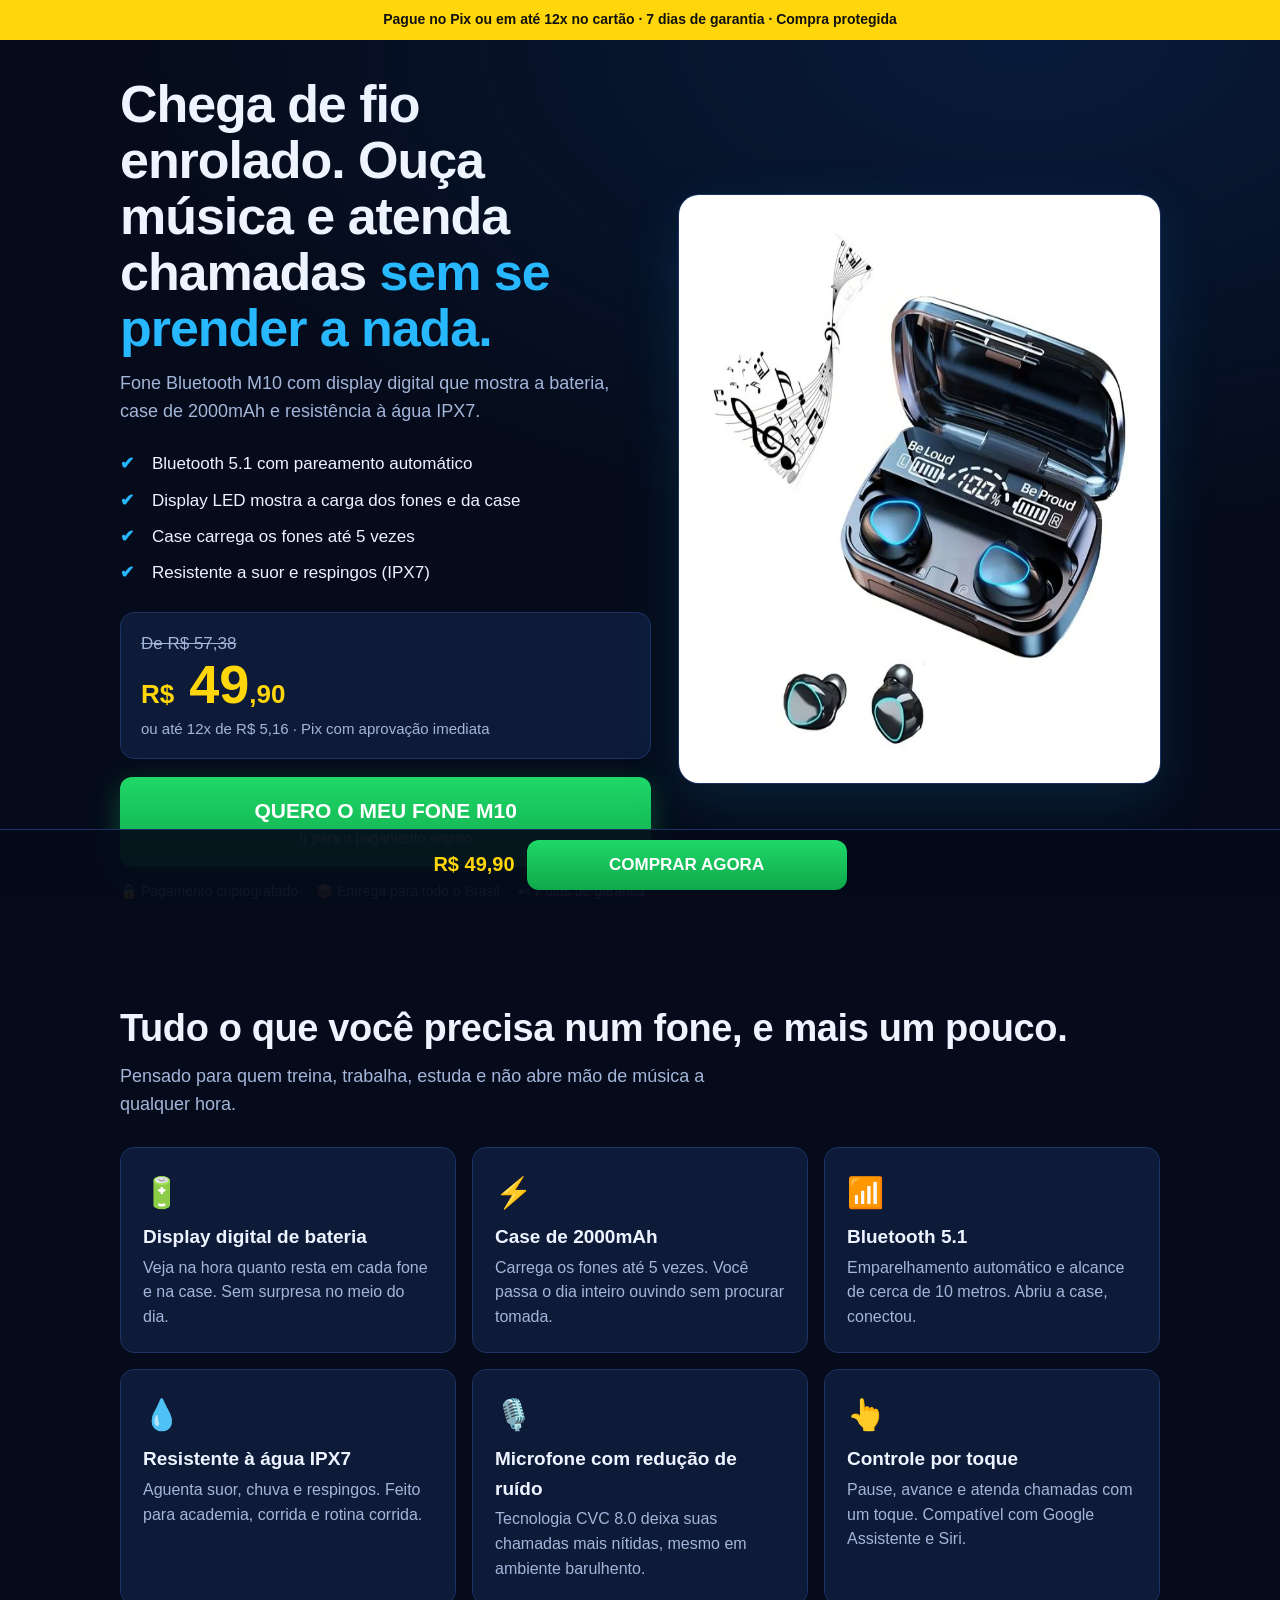
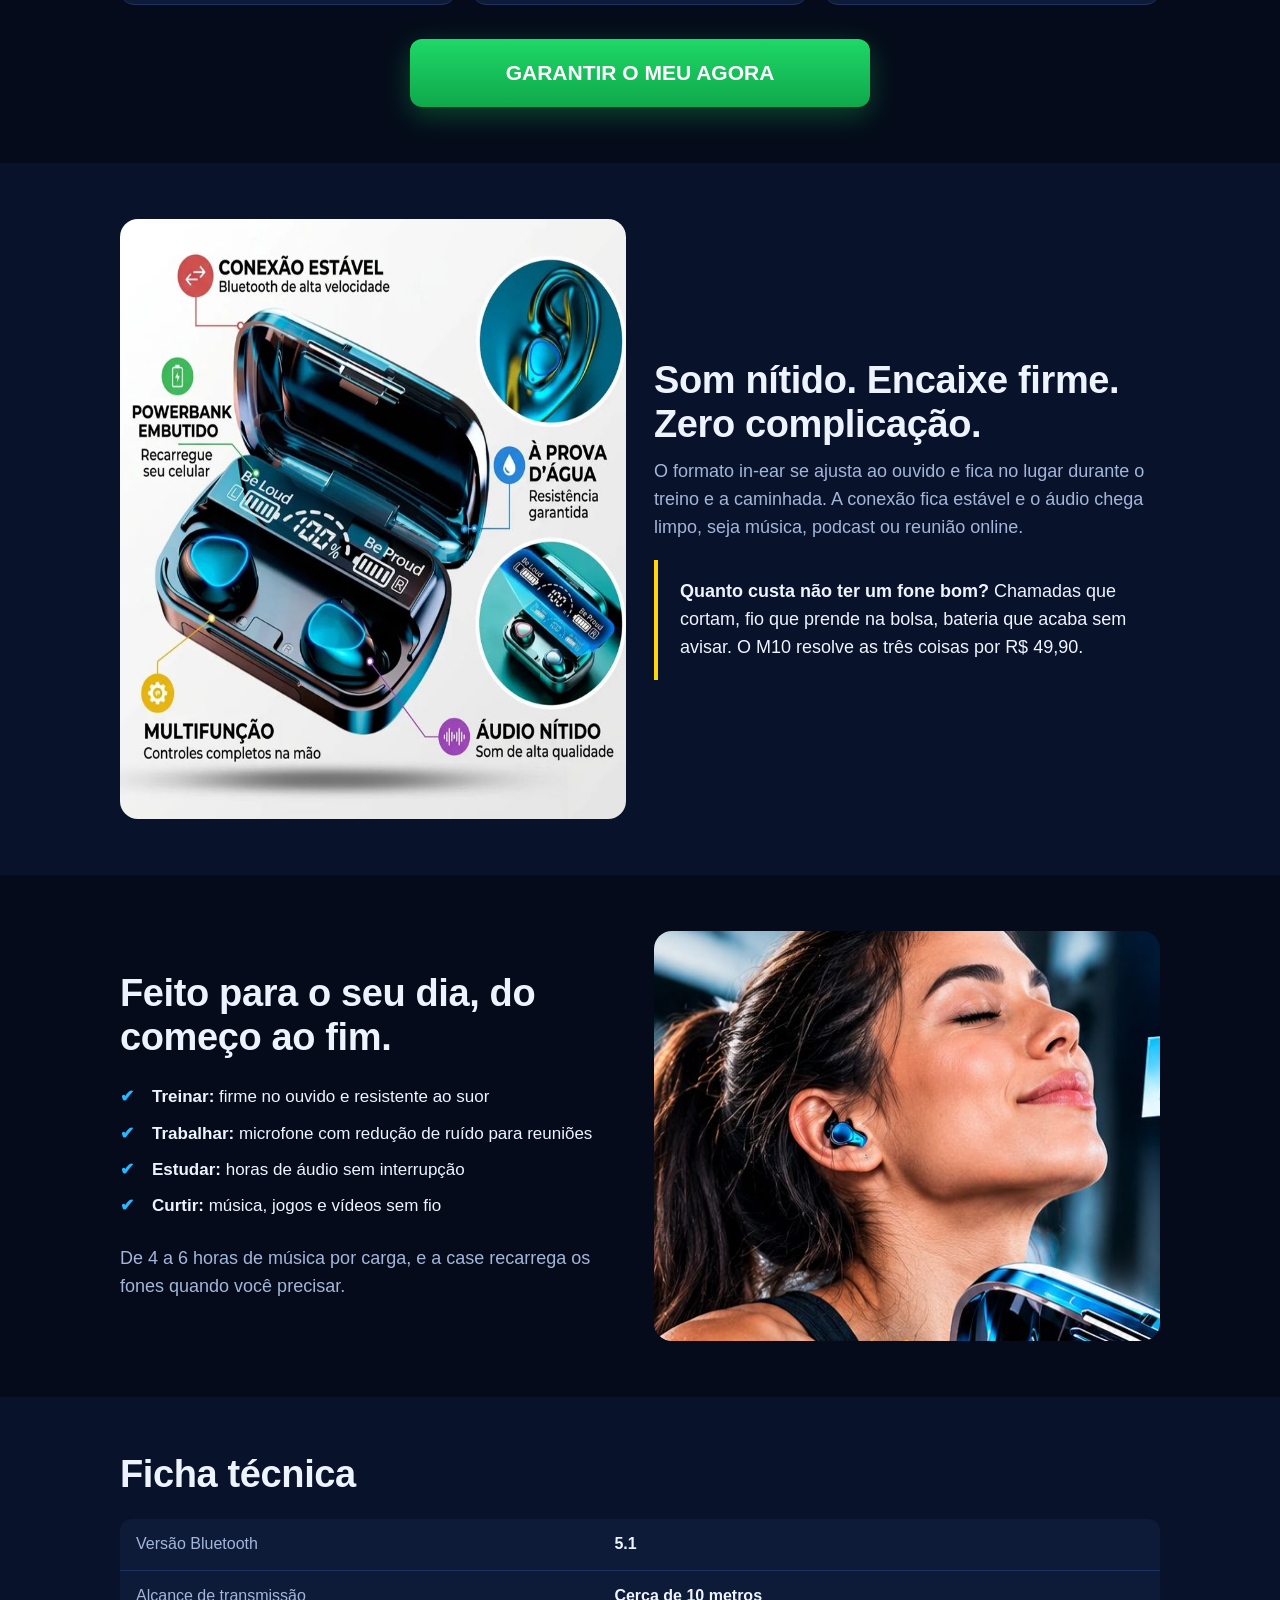
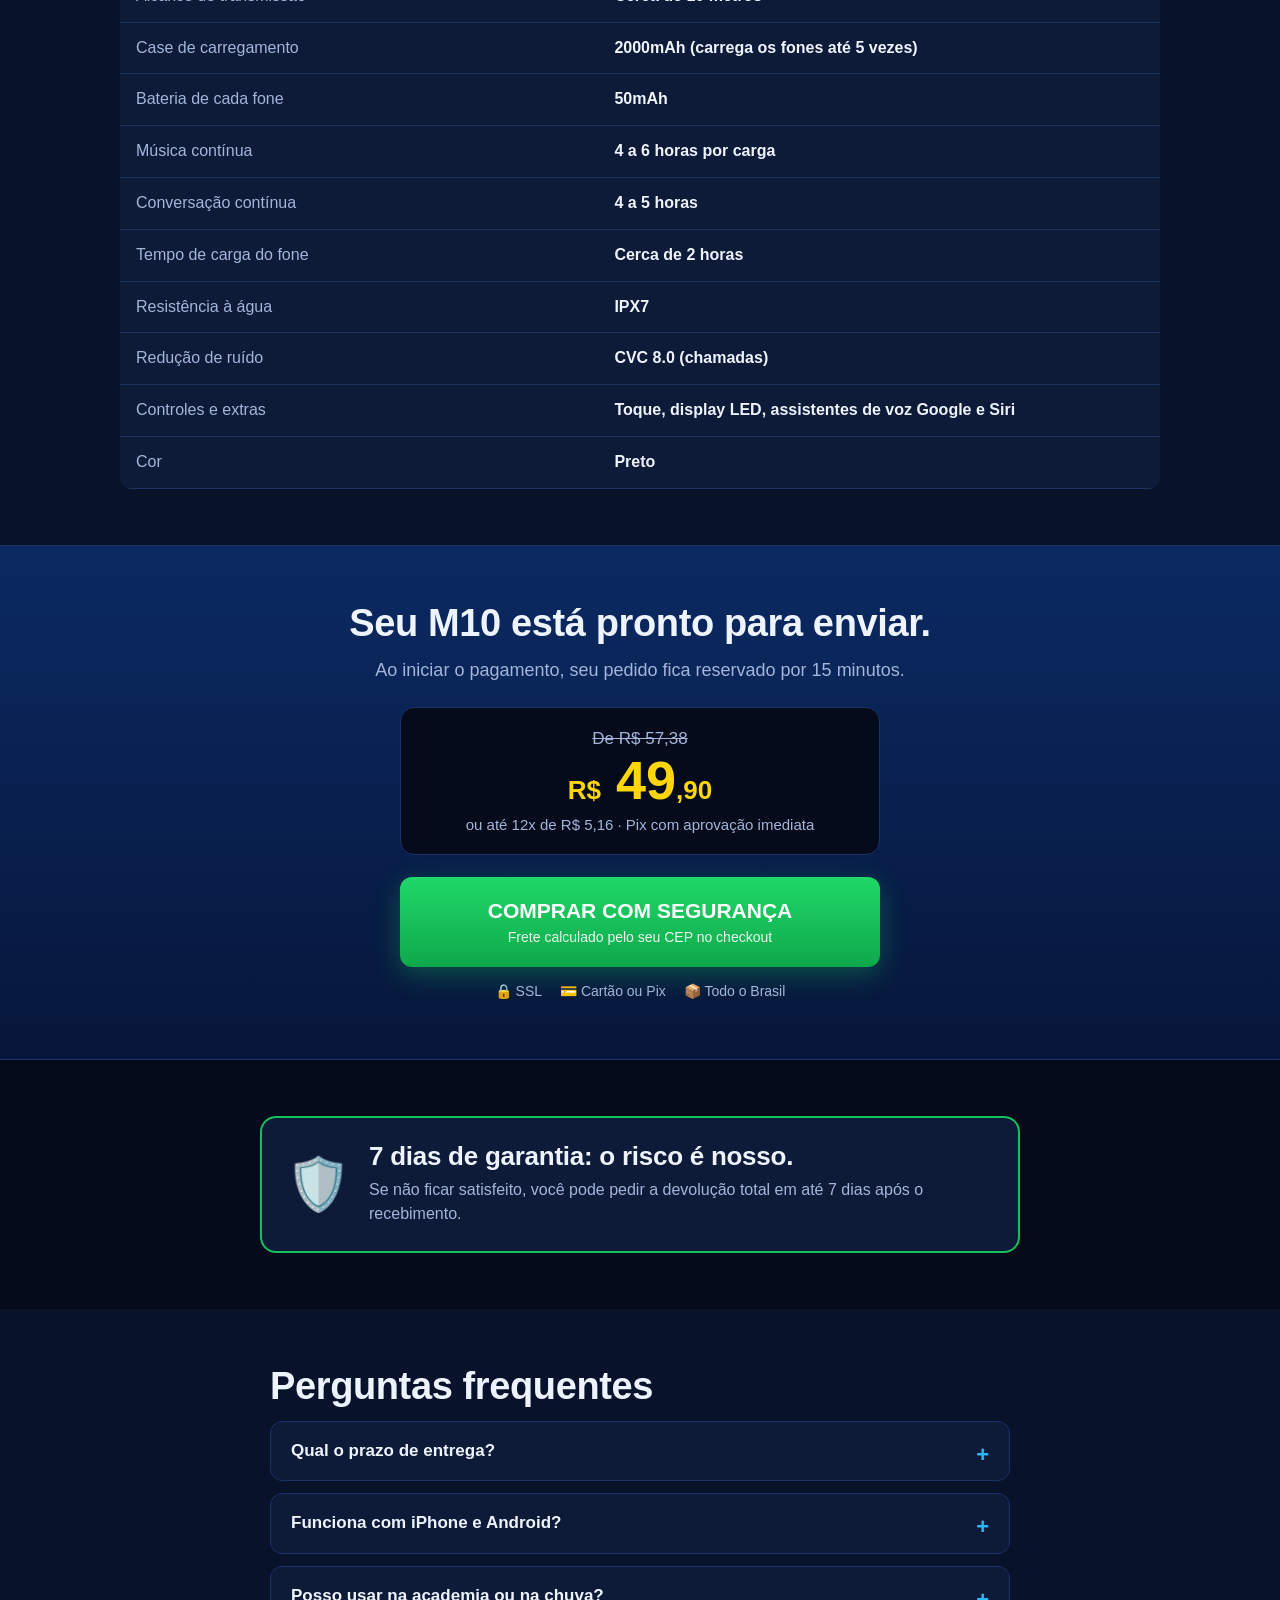
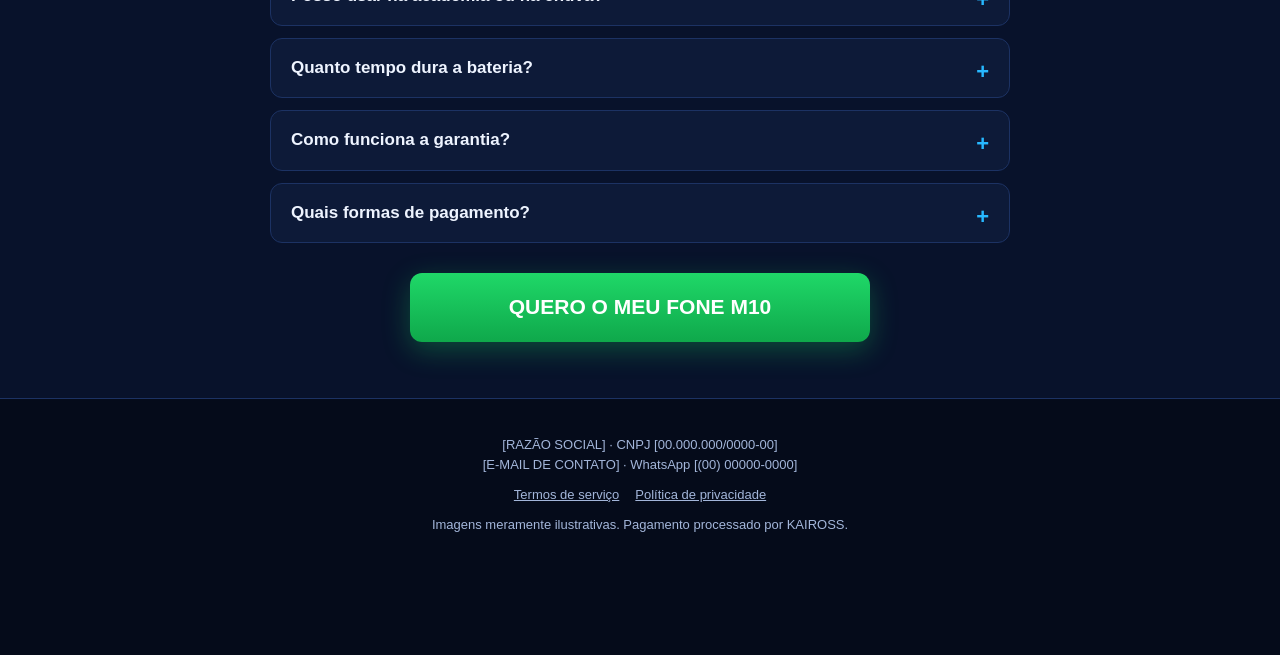
<file: fone-m10.html>
<!DOCTYPE html>
<html lang="pt-BR">
<head>
    <!-- Google tag (gtag.js) -->
<script async src="https://www.googletagmanager.com/gtag/js?id=AW-18471047663"></script>
<script>
  window.dataLayer = window.dataLayer || [];
  function gtag(){dataLayer.push(arguments);}
  gtag('js', new Date());

  gtag('config', 'AW-18471047663');
</script>

<meta charset="utf-8">
<meta name="viewport" content="width=device-width, initial-scale=1">
<title>Fone Bluetooth M10 com Display Digital e Case de 2000mAh</title>
<meta name="description" content="Fone Bluetooth 5.1 sem fio com display digital de bateria, case de 2000mAh e resistência à água IPX7. Pague no Pix ou em até 12x. 7 dias de garantia.">
<style>
:root{--bg:#050b1a;--bg2:#08122b;--card:#0d1a38;--line:#1c3263;--blue:#27b8ff;--yellow:#ffd60a;--green:#15c15a;--txt:#eef4ff;--mut:#a3b6da}
*{box-sizing:border-box;margin:0;padding:0}
html{scroll-behavior:smooth}
body{font-family:"Segoe UI",Roboto,Helvetica,Arial,sans-serif;background:var(--bg);color:var(--txt);line-height:1.55;padding-bottom:84px}
img{max-width:100%;display:block}
a{color:inherit}
.wrap{max-width:1080px;margin:0 auto;padding:0 20px}
.bar{background:var(--yellow);color:#111;text-align:center;font-weight:700;font-size:14px;padding:9px 12px}
section{padding:56px 0}
h1{font-size:clamp(30px,6vw,52px);line-height:1.08;font-weight:800;letter-spacing:-.02em}
h2{font-size:clamp(25px,4.4vw,38px);line-height:1.15;font-weight:800;letter-spacing:-.01em;margin-bottom:12px}
.sub{color:var(--mut);font-size:18px;max-width:640px}
.hero{background:radial-gradient(900px 500px at 80% 0,#0f3a7a55,transparent),var(--bg);padding:36px 0 48px}
.hero .wrap{display:grid;gap:28px;align-items:center}
@media(min-width:860px){.hero .wrap{grid-template-columns:1.05fr .95fr}}
.hero h1 span{color:var(--blue)}
.ticks{list-style:none;margin:20px 0}
.ticks li{padding:5px 0 5px 32px;position:relative;font-size:17px}
.ticks li:before{content:"✔";position:absolute;left:0;color:var(--blue);font-weight:800}
.pbox{background:var(--card);border:1px solid var(--line);border-radius:14px;padding:18px 20px;margin:18px 0}
.old{color:var(--mut);text-decoration:line-through;font-size:17px}
.now{font-size:54px;font-weight:900;color:var(--yellow);line-height:1}
.now small{font-size:26px}
.inst{color:var(--mut);font-size:15px;margin-top:6px}
.btn{display:block;text-align:center;text-decoration:none;background:linear-gradient(#1fd868,#0fa84b);color:#fff;font-weight:800;font-size:21px;padding:18px 24px;border-radius:12px;box-shadow:0 8px 28px #15c15a55;animation:pulse 2.4s infinite}
.btn:hover{filter:brightness(1.08)}
.btn:focus-visible,summary:focus-visible{outline:3px solid var(--yellow);outline-offset:3px}
.btn small{display:block;font-weight:500;font-size:14px;opacity:.92}
@keyframes pulse{0%,100%{transform:scale(1)}50%{transform:scale(1.025)}}
@media(prefers-reduced-motion:reduce){.btn{animation:none}html{scroll-behavior:auto}}
.trust{display:flex;flex-wrap:wrap;gap:8px 18px;margin-top:14px;color:var(--mut);font-size:14px}
.heroimg{background:#fff;border-radius:20px;padding:14px;box-shadow:0 0 0 1px var(--line),0 20px 60px #27b8ff22}
.grid{display:grid;gap:16px;margin-top:28px}
@media(min-width:640px){.grid{grid-template-columns:repeat(2,1fr)}}
@media(min-width:960px){.grid.g3{grid-template-columns:repeat(3,1fr)}}
.card{background:var(--card);border:1px solid var(--line);border-radius:14px;padding:22px}
.card b{display:block;font-size:19px;margin:6px 0 4px}
.card p{color:var(--mut);font-size:16px}
.ico{font-size:30px}
.alt{background:var(--bg2)}
.two{display:grid;gap:28px;align-items:center}
@media(min-width:860px){.two{grid-template-columns:1fr 1fr}}
.rounded{border-radius:18px;width:100%}
.pain{background:var(--bg2);border-left:4px solid var(--yellow);padding:18px 22px;border-radius:0 12px 12px 0;margin-top:18px;font-size:18px}
table{width:100%;border-collapse:collapse;margin-top:22px;background:var(--card);border-radius:12px;overflow:hidden}
td{padding:13px 16px;border-bottom:1px solid var(--line);font-size:16px}
td:first-child{color:var(--mut);width:46%}
td:last-child{font-weight:600}
.offer{text-align:center;background:linear-gradient(180deg,#0b2a63,#07163a);border-top:1px solid var(--line);border-bottom:1px solid var(--line)}
.offer .pbox{max-width:480px;margin:22px auto;background:#050b1a}
.offer .btn{max-width:480px;margin:0 auto}
.guar{display:flex;gap:18px;align-items:center;background:var(--card);border:2px solid var(--green);border-radius:16px;padding:24px;max-width:760px;margin:0 auto}
.guar .ico{font-size:52px}
details{background:var(--card);border:1px solid var(--line);border-radius:12px;margin-top:12px;padding:0 20px}
summary{cursor:pointer;font-weight:700;font-size:17px;padding:16px 0;list-style:none}
summary::after{content:"+";float:right;color:var(--blue);font-size:22px}
details[open] summary::after{content:"–"}
details p{color:var(--mut);padding-bottom:16px}
footer{padding:36px 0;color:var(--mut);font-size:13px;text-align:center;border-top:1px solid var(--line)}
footer a{margin:0 8px}
.sticky{position:fixed;left:0;right:0;bottom:0;background:#050b1aee;border-top:1px solid var(--line);padding:10px 14px;z-index:9;display:flex;gap:12px;align-items:center;justify-content:center}
.sticky .p{font-weight:800;color:var(--yellow);font-size:20px;white-space:nowrap}
.sticky .btn{padding:12px 22px;font-size:17px;animation:none;box-shadow:none;flex:0 1 320px}
center-note{display:block}
</style>
</head>
<body>

<div class="bar">Pague no Pix ou em até 12x no cartão · 7 dias de garantia · Compra protegida</div>

<header class="hero">
<div class="wrap">
 <div>
  <h1>Chega de fio enrolado. Ouça música e atenda chamadas <span>sem se prender a nada.</span></h1>
  <p class="sub" style="margin-top:14px">Fone Bluetooth M10 com display digital que mostra a bateria, case de 2000mAh e resistência à água IPX7.</p>
  <ul class="ticks">
   <li>Bluetooth 5.1 com pareamento automático</li>
   <li>Display LED mostra a carga dos fones e da case</li>
   <li>Case carrega os fones até 5 vezes</li>
   <li>Resistente a suor e respingos (IPX7)</li>
  </ul>
  <div class="pbox">
   <div class="old">De R$ 57,38</div>
   <div class="now"><small>R$</small> 49<small>,90</small></div>
   <div class="inst">ou até 12x de R$ 5,16 · Pix com aprovação imediata</div>
  </div>
  <a class="btn" href="https://pay.kaiross.com.br/xP3EAoiUubhg" rel="noopener">QUERO O MEU FONE M10 <small>Ir para o pagamento seguro</small></a>
  <div class="trust"><span>🔒 Pagamento criptografado</span><span>📦 Entrega para todo o Brasil</span><span>↩ 7 dias de garantia</span></div>
 </div>
 <div class="heroimg"><img src="[data-uri]" alt="Fone Bluetooth M10 com case de carregamento e display digital" width="600" height="560"></div>
</div>
</header>

<section>
<div class="wrap">
 <h2>Tudo o que você precisa num fone, e mais um pouco.</h2>
 <p class="sub">Pensado para quem treina, trabalha, estuda e não abre mão de música a qualquer hora.</p>
 <div class="grid g3">
  <div class="card"><div class="ico">🔋</div><b>Display digital de bateria</b><p>Veja na hora quanto resta em cada fone e na case. Sem surpresa no meio do dia.</p></div>
  <div class="card"><div class="ico">⚡</div><b>Case de 2000mAh</b><p>Carrega os fones até 5 vezes. Você passa o dia inteiro ouvindo sem procurar tomada.</p></div>
  <div class="card"><div class="ico">📶</div><b>Bluetooth 5.1</b><p>Emparelhamento automático e alcance de cerca de 10 metros. Abriu a case, conectou.</p></div>
  <div class="card"><div class="ico">💧</div><b>Resistente à água IPX7</b><p>Aguenta suor, chuva e respingos. Feito para academia, corrida e rotina corrida.</p></div>
  <div class="card"><div class="ico">🎙️</div><b>Microfone com redução de ruído</b><p>Tecnologia CVC 8.0 deixa suas chamadas mais nítidas, mesmo em ambiente barulhento.</p></div>
  <div class="card"><div class="ico">👆</div><b>Controle por toque</b><p>Pause, avance e atenda chamadas com um toque. Compatível com Google Assistente e Siri.</p></div>
 </div>
 <a class="btn" style="max-width:460px;margin:34px auto 0" href="https://pay.kaiross.com.br/xP3EAoiUubhg" rel="noopener">GARANTIR O MEU AGORA</a>
</div>
</section>

<section class="alt">
<div class="wrap two">
 <div><img class="rounded" src="[data-uri]" alt="Detalhes do Fone M10: conexão estável, case com powerbank, áudio nítido e multifunção" width="600" height="600" loading="lazy"></div>
 <div>
  <h2>Som nítido. Encaixe firme. Zero complicação.</h2>
  <p class="sub">O formato in-ear se ajusta ao ouvido e fica no lugar durante o treino e a caminhada. A conexão fica estável e o áudio chega limpo, seja música, podcast ou reunião online.</p>
  <div class="pain"><b>Quanto custa não ter um fone bom?</b> Chamadas que cortam, fio que prende na bolsa, bateria que acaba sem avisar. O M10 resolve as três coisas por R$ 49,90.</div>
 </div>
</div>
</section>

<section>
<div class="wrap two">
 <div>
  <h2>Feito para o seu dia, do começo ao fim.</h2>
  <ul class="ticks">
   <li><b>Treinar:</b> firme no ouvido e resistente ao suor</li>
   <li><b>Trabalhar:</b> microfone com redução de ruído para reuniões</li>
   <li><b>Estudar:</b> horas de áudio sem interrupção</li>
   <li><b>Curtir:</b> música, jogos e vídeos sem fio</li>
  </ul>
  <p class="sub">De 4 a 6 horas de música por carga, e a case recarrega os fones quando você precisar.</p>
 </div>
 <div><img class="rounded" src="[data-uri]" alt="Mulher ouvindo música com o fone Bluetooth M10" width="560" height="410" loading="lazy"></div>
</div>
</section>

<section class="alt">
<div class="wrap">
 <h2>Ficha técnica</h2>
 <table>
  <tr><td>Versão Bluetooth</td><td>5.1</td></tr>
  <tr><td>Alcance de transmissão</td><td>Cerca de 10 metros</td></tr>
  <tr><td>Case de carregamento</td><td>2000mAh (carrega os fones até 5 vezes)</td></tr>
  <tr><td>Bateria de cada fone</td><td>50mAh</td></tr>
  <tr><td>Música contínua</td><td>4 a 6 horas por carga</td></tr>
  <tr><td>Conversação contínua</td><td>4 a 5 horas</td></tr>
  <tr><td>Tempo de carga do fone</td><td>Cerca de 2 horas</td></tr>
  <tr><td>Resistência à água</td><td>IPX7</td></tr>
  <tr><td>Redução de ruído</td><td>CVC 8.0 (chamadas)</td></tr>
  <tr><td>Controles e extras</td><td>Toque, display LED, assistentes de voz Google e Siri</td></tr>
  <tr><td>Cor</td><td>Preto</td></tr>
 </table>
</div>
</section>

<section class="offer" id="oferta">
<div class="wrap">
 <h2>Seu M10 está pronto para enviar.</h2>
 <p class="sub" style="margin:0 auto">Ao iniciar o pagamento, seu pedido fica reservado por 15 minutos.</p>
 <div class="pbox">
  <div class="old">De R$ 57,38</div>
  <div class="now"><small>R$</small> 49<small>,90</small></div>
  <div class="inst">ou até 12x de R$ 5,16 · Pix com aprovação imediata</div>
 </div>
 <a class="btn" href="https://pay.kaiross.com.br/xP3EAoiUubhg" rel="noopener">COMPRAR COM SEGURANÇA <small>Frete calculado pelo seu CEP no checkout</small></a>
 <div class="trust" style="justify-content:center"><span>🔒 SSL</span><span>💳 Cartão ou Pix</span><span>📦 Todo o Brasil</span></div>
</div>
</section>

<section>
<div class="wrap">
 <div class="guar">
  <div class="ico">🛡️</div>
  <div><h2 style="font-size:26px;margin-bottom:6px">7 dias de garantia: o risco é nosso.</h2>
  <p class="sub" style="font-size:16px">Se não ficar satisfeito, você pode pedir a devolução total em até 7 dias após o recebimento.</p></div>
 </div>
</div>
</section>

<section class="alt">
<div class="wrap" style="max-width:780px">
 <h2>Perguntas frequentes</h2>
 <details><summary>Qual o prazo de entrega?</summary><p>Informe seu CEP no checkout e o prazo e o valor do frete da sua região aparecem antes de você pagar.</p></details>
 <details><summary>Funciona com iPhone e Android?</summary><p>Sim. Conecta por Bluetooth em celulares, tablets e outros aparelhos compatíveis, e funciona com Google Assistente e Siri.</p></details>
 <details><summary>Posso usar na academia ou na chuva?</summary><p>O M10 tem proteção IPX7 e resiste a suor e respingos. Não é indicado para mergulhar de propósito.</p></details>
 <details><summary>Quanto tempo dura a bateria?</summary><p>De 4 a 6 horas de música por carga. A case de 2000mAh recarrega os fones até 5 vezes.</p></details>
 <details><summary>Como funciona a garantia?</summary><p>Você tem 7 dias após o recebimento para solicitar a devolução total se não ficar satisfeito.</p></details>
 <details><summary>Quais formas de pagamento?</summary><p>Cartão de crédito em até 12x ou Pix com aprovação imediata, em ambiente seguro e criptografado.</p></details>
 <a class="btn" style="max-width:460px;margin:30px auto 0" href="https://pay.kaiross.com.br/xP3EAoiUubhg" rel="noopener">QUERO O MEU FONE M10</a>
</div>
</section>

<footer>
 <div class="wrap">
  <p>[RAZÃO SOCIAL] · CNPJ [00.000.000/0000-00]</p>
  <p>[E-MAIL DE CONTATO] · WhatsApp [(00) 00000-0000]</p>
  <p style="margin-top:10px"><a href="https://app.kaiross.com.br/termos">Termos de serviço</a><a href="https://app.kaiross.com.br/privacidade">Política de privacidade</a></p>
  <p style="margin-top:10px">Imagens meramente ilustrativas. Pagamento processado por KAIROSS.</p>
 </div>
</footer>

<div class="sticky">
 <span class="p">R$ 49,90</span>
 <a class="btn" href="https://pay.kaiross.com.br/xP3EAoiUubhg" rel="noopener">COMPRAR AGORA</a>
</div>

</body>
</html>
</file>
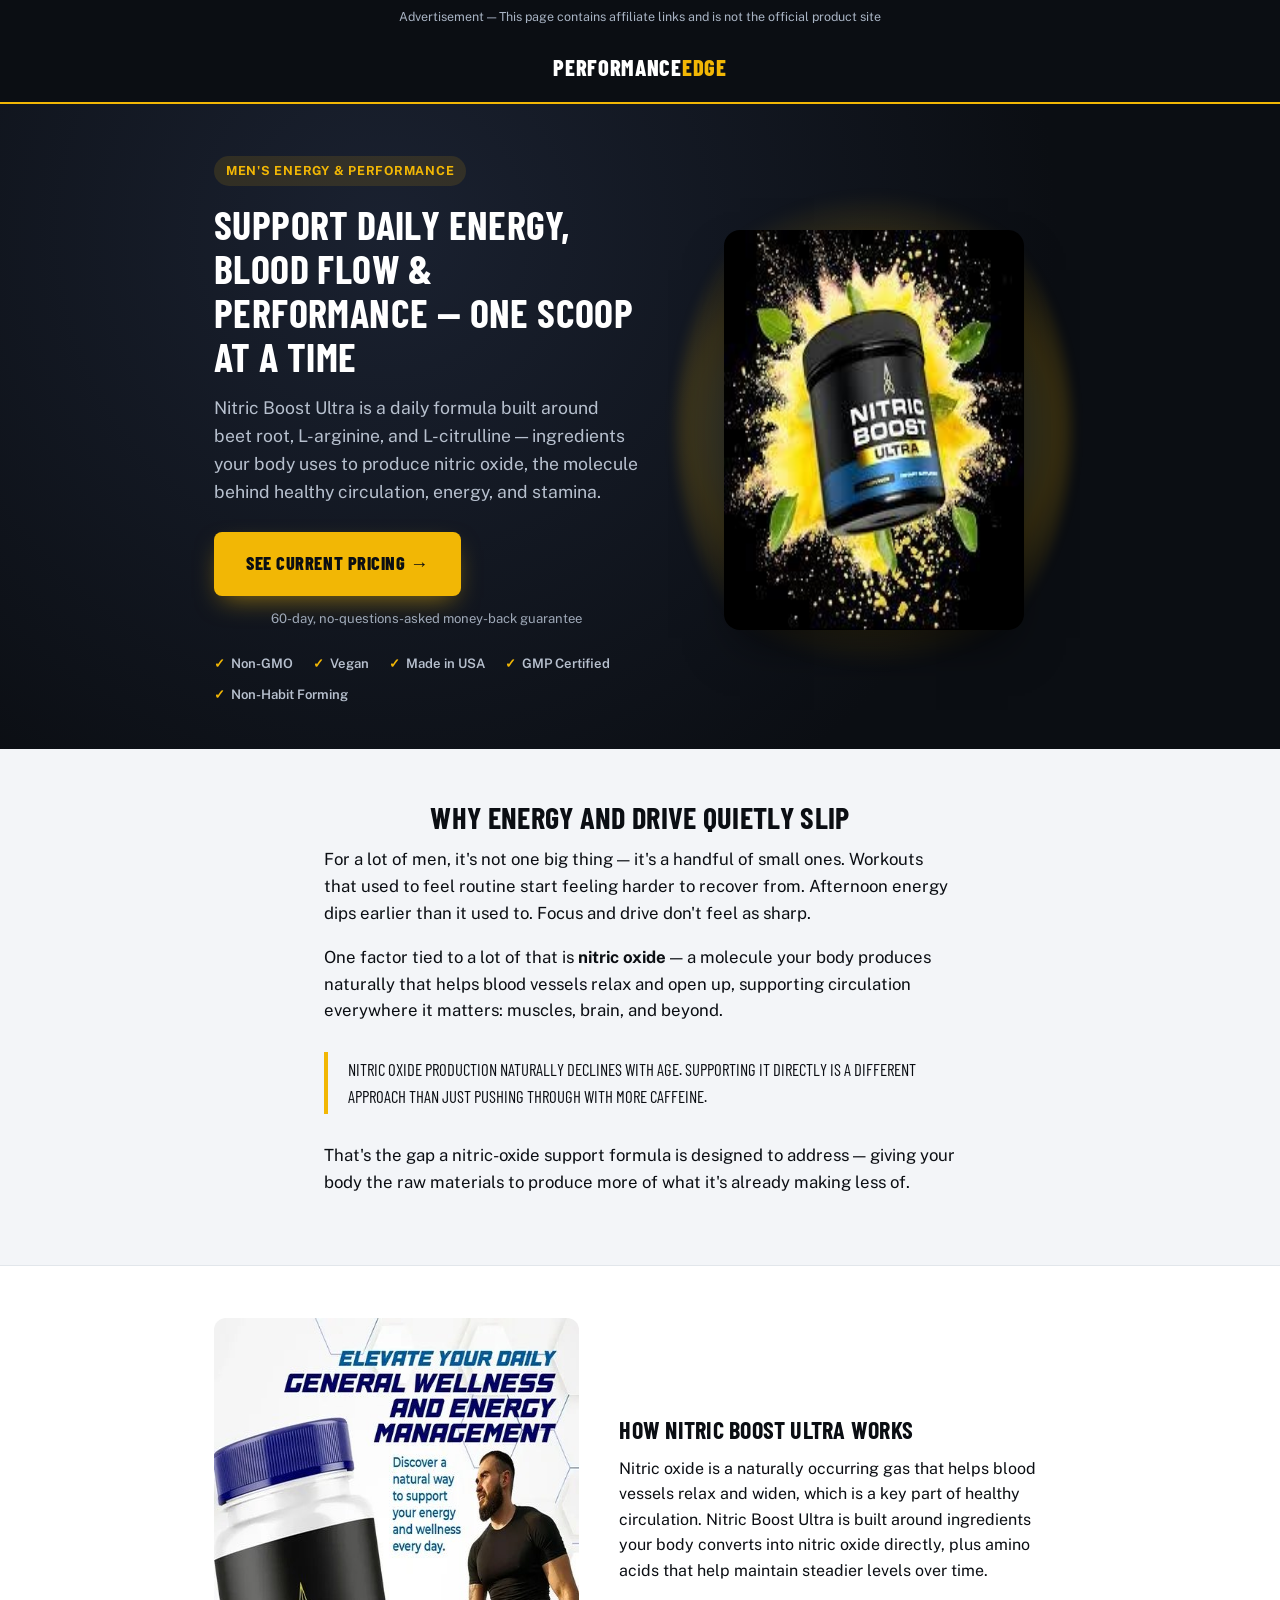
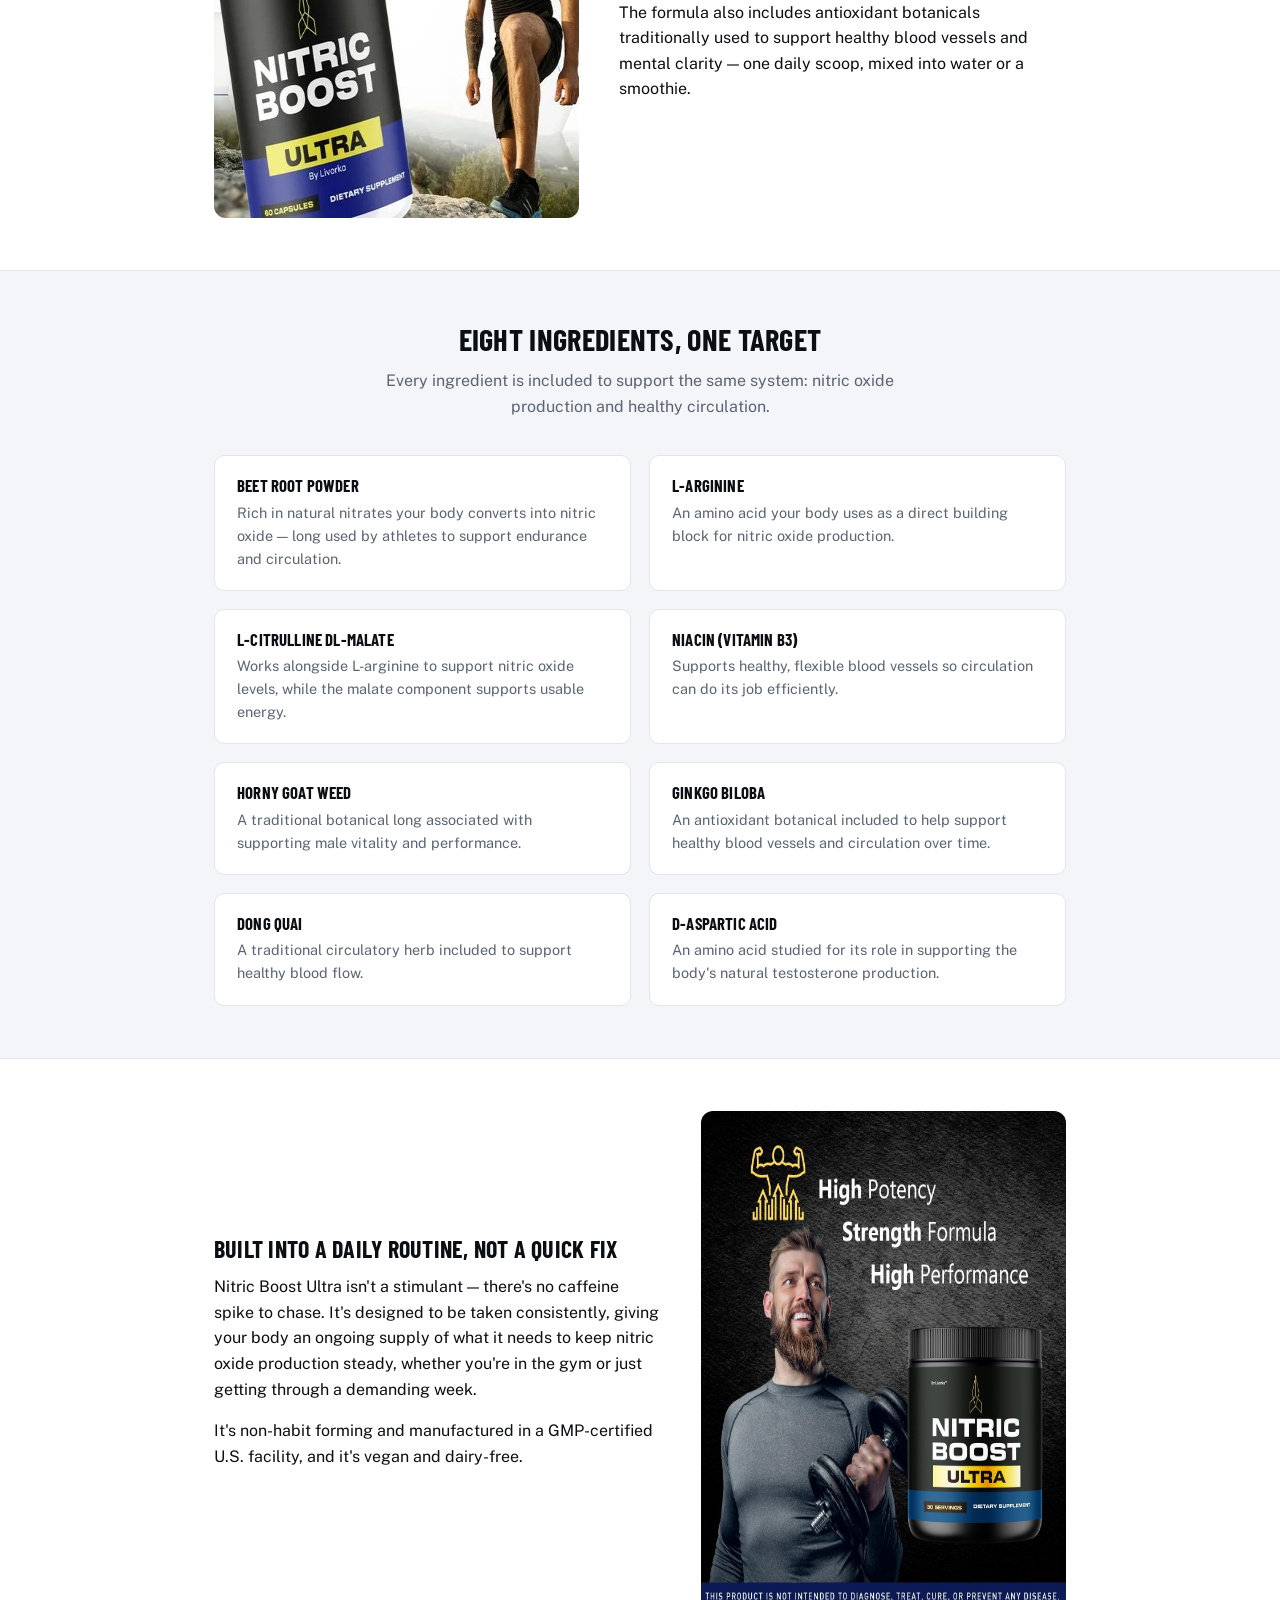
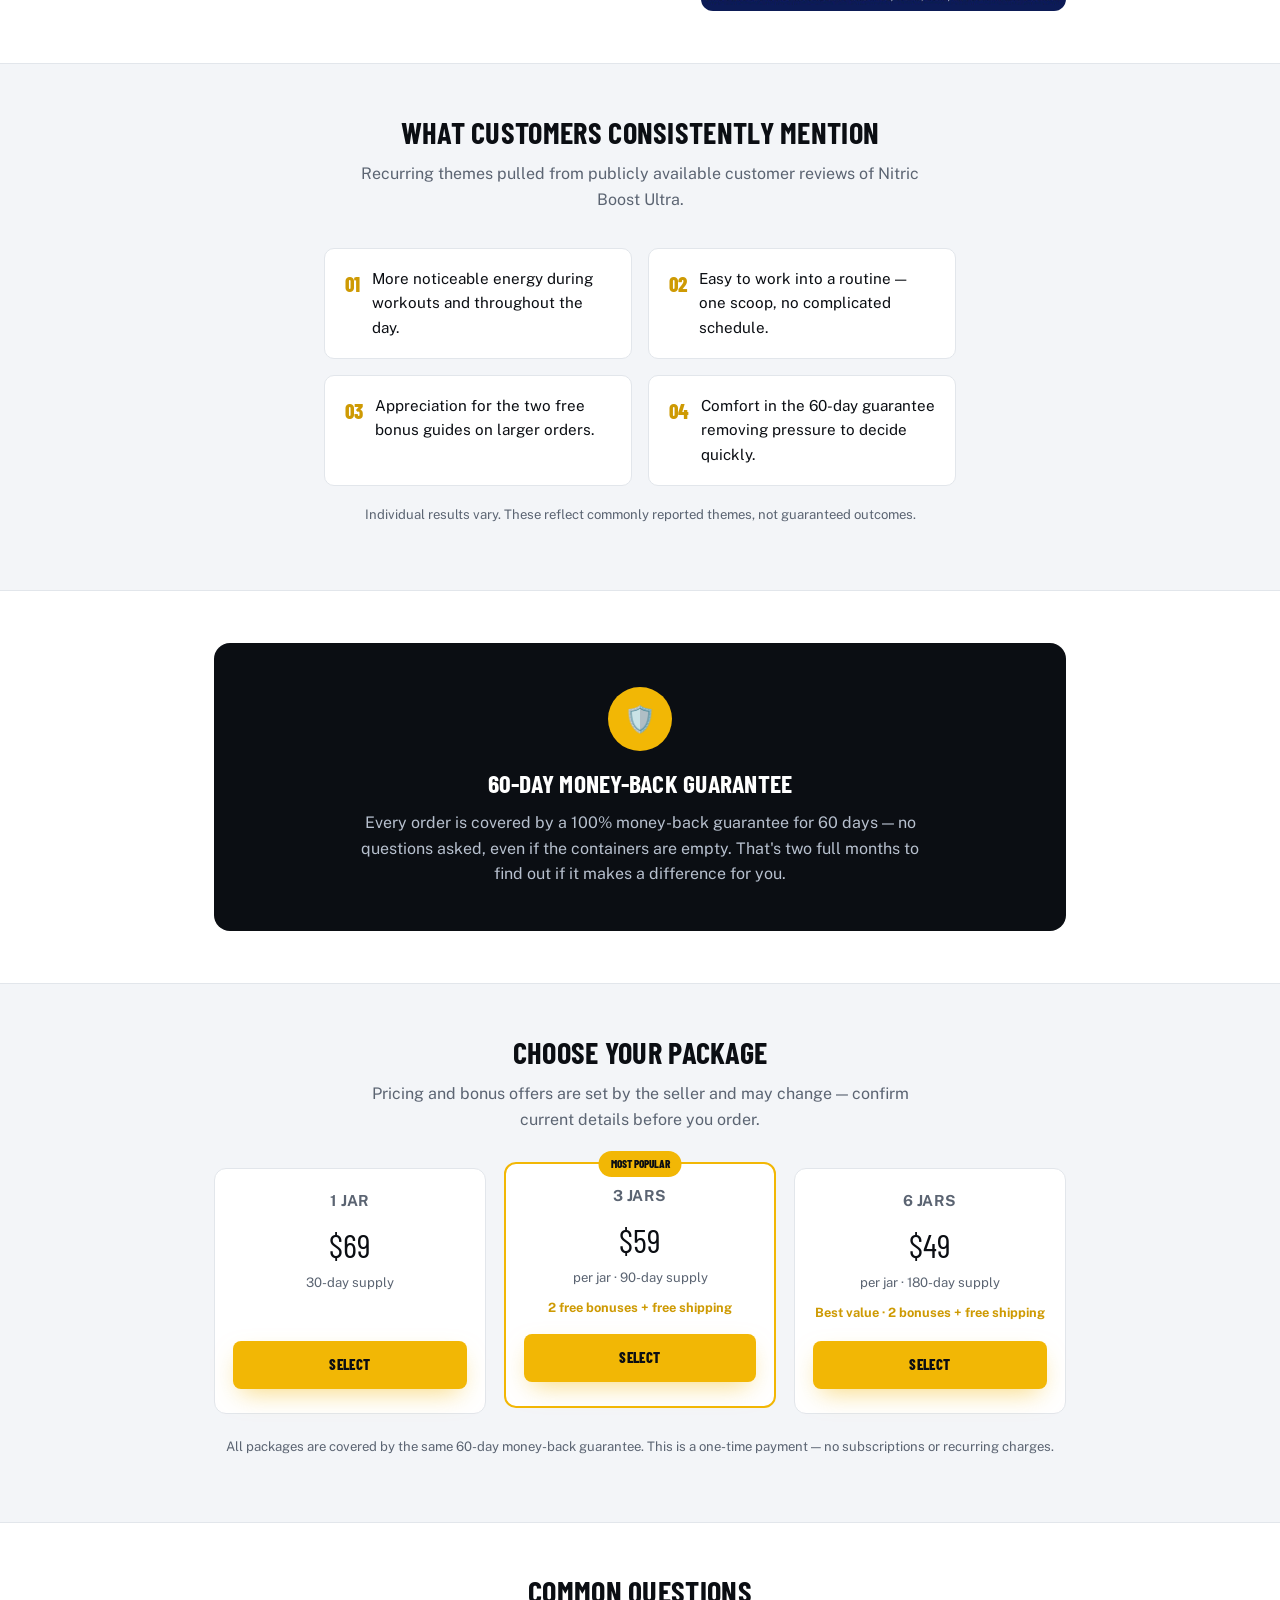
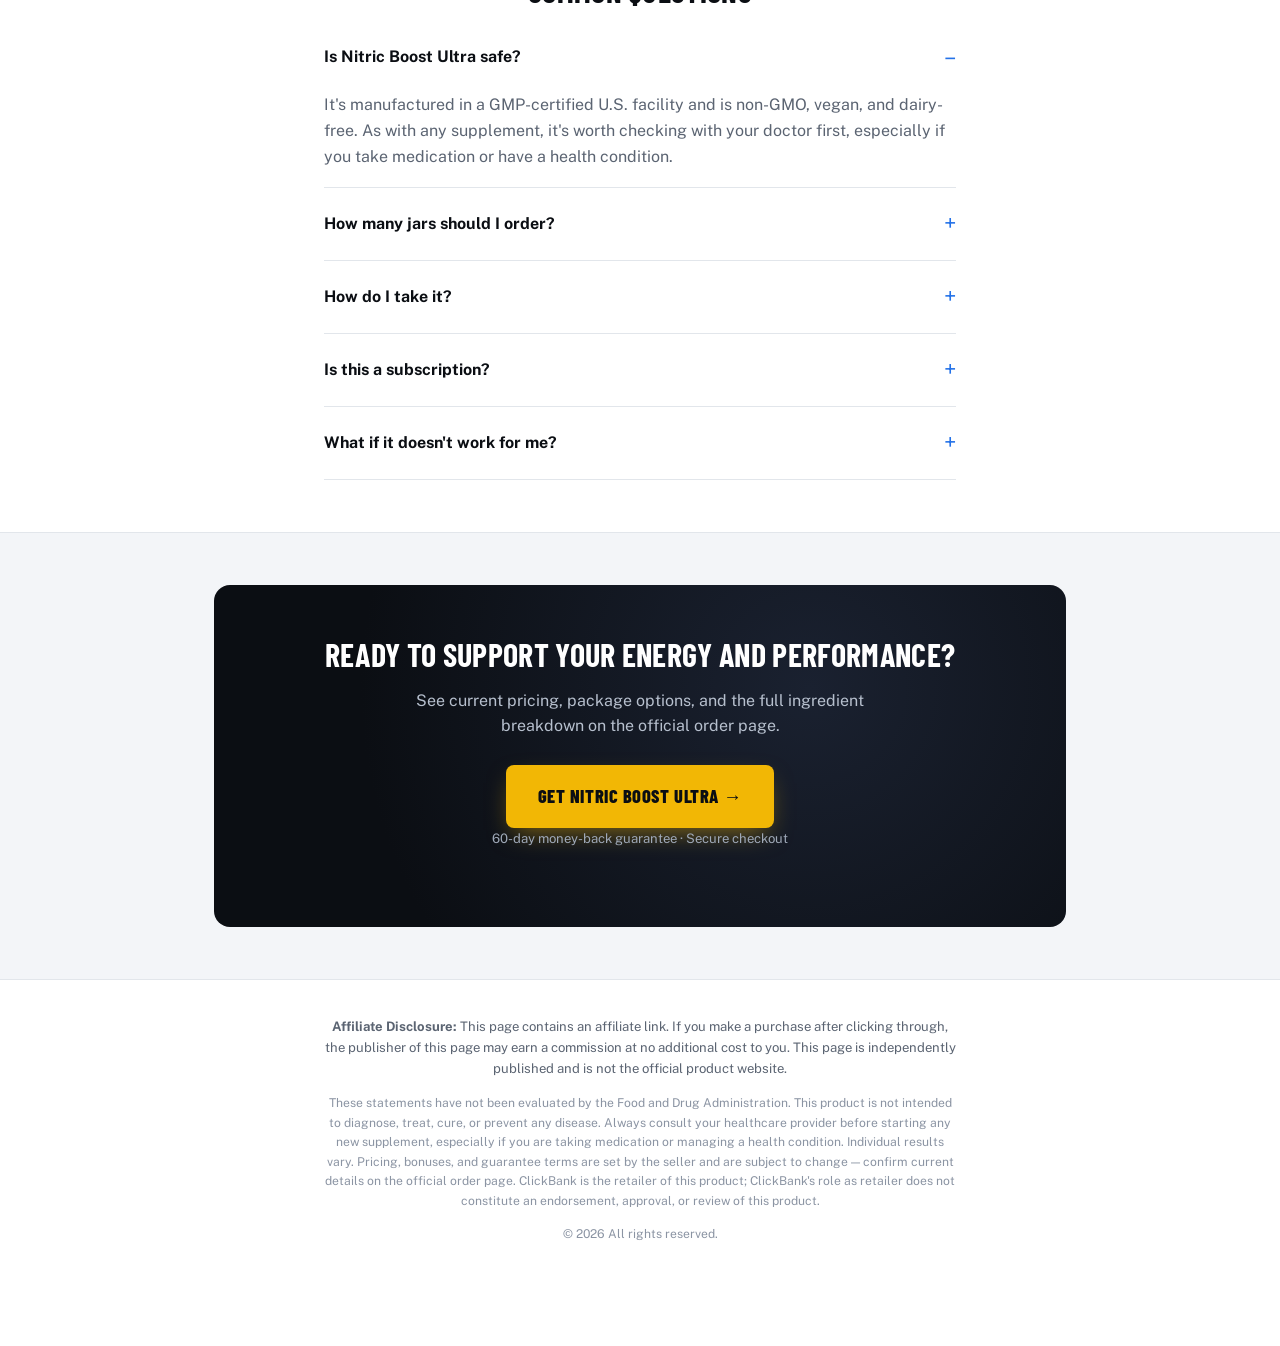
<file: nitric-boost.html>
<!DOCTYPE html>
<html lang="en">
<head>
<meta charset="UTF-8">
<meta name="viewport" content="width=device-width, initial-scale=1.0">

<title>Nitric Boost Ultra — Support Daily Energy, Blood Flow &amp; Performance</title>
<meta name="description" content="A closer look at Nitric Boost Ultra, a daily nitric-oxide support formula built around beet root, L-arginine, and L-citrulline for men's energy, circulation, and performance.">
<meta name="robots" content="index, follow">
<link rel="canonical" href="https://www.reviewwise.com/nitric-boost-presell.html">

<link rel="preconnect" href="https://fonts.googleapis.com">
<link rel="preconnect" href="https://fonts.gstatic.com" crossorigin>
<link href="https://fonts.googleapis.com/css2?family=Public+Sans:wght@400;500;600;700;800&family=Barlow+Condensed:wght@600;700;800&display=swap" rel="stylesheet">

<style>
:root{
  --ink:#0B0E13; --ink2:#141922; --paper:#F3F5F8; --paper-raised:#FFFFFF;
  --blue:#2472E8; --blue-dark:#1857B8;
  --gold:#F2B705; --gold-dark:#CE9A03;
  --muted:#5B6472; --line:#E2E6EB;
  --font-head:"Barlow Condensed",var(--font-sans),sans-serif;
  --font-sans:"Public Sans",-apple-system,BlinkMacSystemFont,"Segoe UI",sans-serif;
}
*{box-sizing:border-box;}
body{margin:0;font-family:var(--font-sans);color:var(--ink);background:var(--paper);line-height:1.6;-webkit-font-smoothing:antialiased;}
img{max-width:100%;display:block;}
a{color:inherit;}
h1,h2,h3{font-family:var(--font-head);font-weight:700;line-height:1.1;letter-spacing:.01em;margin:0 0 .5em;text-transform:uppercase;}
p{margin:0 0 1em;}
.wrap{max-width:900px;margin:0 auto;padding:0 24px;}
.narrow{max-width:680px;margin:0 auto;}

.topbar{background:var(--ink);color:#A9B4C4;font-size:.78rem;text-align:center;padding:7px 16px;}

.mini-header{padding:16px 0;background:var(--ink);text-align:center;border-bottom:2px solid var(--gold);}
.mini-header .brand{font-family:var(--font-head);font-weight:800;font-size:1.4rem;color:#fff;letter-spacing:.03em;text-transform:uppercase;}
.mini-header .brand span{color:var(--gold);}

.hero{background:radial-gradient(circle at 30% 20%, #1A2130 0%, var(--ink) 65%);color:#fff;padding:52px 0 44px;}
.hero-grid{display:grid;grid-template-columns:1.05fr .95fr;gap:44px;align-items:center;}
.eyebrow{display:inline-block;font-size:.78rem;font-weight:700;color:var(--gold);background:rgba(242,183,5,.12);padding:5px 12px;border-radius:20px;text-transform:uppercase;letter-spacing:.06em;margin-bottom:16px;}
.hero h1{font-size:2.5rem;margin-bottom:16px;color:#fff;}
.hero-sub{font-size:1.1rem;color:#B7C0CE;margin-bottom:26px;max-width:52ch;text-transform:none;font-family:var(--font-sans);}
.hero-media{max-width:300px;margin:0 auto;position:relative;}
.hero-media::before{content:"";position:absolute;inset:-16%;background:radial-gradient(circle, rgba(36,114,232,.35), rgba(242,183,5,.18) 55%, transparent 72%);filter:blur(6px);z-index:0;border-radius:50%;}
.hero-media img{position:relative;z-index:1;border-radius:16px;box-shadow:0 24px 48px -16px rgba(0,0,0,.6);}

.btn{display:inline-block;border:none;cursor:pointer;text-decoration:none;font-weight:800;border-radius:8px;text-align:center;font-family:var(--font-head);text-transform:uppercase;letter-spacing:.03em;}
.btn-cta{background:var(--gold);color:var(--ink);font-size:1.15rem;padding:17px 32px;box-shadow:0 10px 26px -8px rgba(242,183,5,.55);transition:transform .12s ease, background .15s ease;}
.btn-cta:hover{background:var(--gold-dark);transform:translateY(-1px);}
.cta-micro{font-size:.82rem;color:var(--muted);margin-top:12px;text-align:center;font-family:var(--font-sans);text-transform:none;}
.hero .cta-micro{color:#9FA9B8;}

.trust-row{display:flex;flex-wrap:wrap;gap:10px 20px;margin-top:24px;}
.trust-row span{display:flex;align-items:center;gap:6px;font-size:.82rem;font-weight:600;color:#B7C0CE;font-family:var(--font-sans);text-transform:none;}
.trust-row span::before{content:"✓";color:var(--gold);font-weight:800;}

section{padding:52px 0;}
.section-alt{background:var(--paper-raised);border-top:1px solid var(--line);border-bottom:1px solid var(--line);}
h2.section-title{font-size:1.9rem;text-align:center;margin-bottom:12px;}
.section-sub{text-align:center;color:var(--muted);max-width:58ch;margin:0 auto 36px;font-family:var(--font-sans);text-transform:none;}

.story p{font-size:1.05rem;}
.pull-quote{font-family:var(--font-head);font-size:1.5rem;text-transform:uppercase;color:var(--ink);border-left:4px solid var(--gold);padding:4px 0 4px 20px;margin:28px 0;}

.feature-split{display:grid;grid-template-columns:.9fr 1.1fr;gap:40px;align-items:center;}
.feature-split.rev{grid-template-columns:1.1fr .9fr;}
.feature-split.rev .img-col{order:2;}
.feature-split img{border-radius:12px;}

.ingredient-grid{display:grid;grid-template-columns:repeat(2,1fr);gap:18px;}
.ingredient-card{background:var(--paper-raised);border:1px solid var(--line);border-radius:10px;padding:20px 22px;}
.ingredient-card h3{font-size:1.05rem;margin-bottom:6px;color:var(--ink);}
.ingredient-card p{font-size:.9rem;color:var(--muted);margin:0;font-family:var(--font-sans);text-transform:none;}

.theme-list{display:grid;grid-template-columns:repeat(2,1fr);gap:16px;}
.theme-item{display:flex;gap:12px;background:var(--paper-raised);border:1px solid var(--line);border-radius:10px;padding:18px 20px;}
.theme-item .num{font-family:var(--font-head);font-weight:800;color:var(--gold-dark);font-size:1.3rem;flex-shrink:0;}
.theme-item p{margin:0;font-size:.95rem;color:var(--ink);font-family:var(--font-sans);}
.feedback-note{text-align:center;font-size:.82rem;color:var(--muted);margin-top:18px;font-family:var(--font-sans);}

.guarantee{background:var(--ink);color:#fff;border-radius:16px;padding:44px 36px;text-align:center;}
.guarantee .badge{width:64px;height:64px;border-radius:50%;background:var(--gold);display:flex;align-items:center;justify-content:center;margin:0 auto 18px;font-size:1.6rem;}
.guarantee h2{color:#fff;font-size:1.6rem;}
.guarantee p{color:#B7C0CE;max-width:56ch;margin:0 auto;font-family:var(--font-sans);text-transform:none;}

.price-grid{display:grid;grid-template-columns:repeat(3,1fr);gap:18px;align-items:stretch;}
.price-card{background:var(--paper-raised);border:1px solid var(--line);border-radius:12px;padding:24px 18px;display:flex;flex-direction:column;text-align:center;}
.price-card.popular{border:2px solid var(--gold);position:relative;transform:translateY(-6px);}
.price-card.popular::before{content:"Most Popular";position:absolute;top:-13px;left:50%;transform:translateX(-50%);background:var(--gold);color:var(--ink);font-size:.7rem;font-weight:800;padding:4px 12px;border-radius:20px;text-transform:uppercase;font-family:var(--font-head);}
.price-card h3{font-size:.95rem;color:var(--muted);font-family:var(--font-sans);font-weight:700;text-transform:uppercase;letter-spacing:.03em;margin-bottom:8px;}
.price-card .amount{font-family:var(--font-head);font-size:2.1rem;color:var(--ink);}
.price-card .per{font-size:.82rem;color:var(--muted);margin-bottom:10px;font-family:var(--font-sans);}
.price-card .save{font-size:.8rem;color:var(--gold-dark);font-weight:700;margin-bottom:16px;font-family:var(--font-sans);}
.price-card .btn{margin-top:auto;width:100%;padding:12px;font-size:.92rem;}
.price-note{text-align:center;font-size:.82rem;color:var(--muted);margin-top:22px;font-family:var(--font-sans);}

.faq-item{border-bottom:1px solid var(--line);}
.faq-item summary{cursor:pointer;padding:18px 0;font-weight:700;font-size:1rem;list-style:none;display:flex;justify-content:space-between;align-items:center;font-family:var(--font-sans);text-transform:none;}
.faq-item summary::-webkit-details-marker{display:none;}
.faq-item summary::after{content:"+";font-size:1.4rem;color:var(--blue);font-weight:400;flex-shrink:0;margin-left:16px;}
.faq-item[open] summary::after{content:"–";}
.faq-item p{padding-bottom:18px;color:var(--muted);margin:0;font-family:var(--font-sans);}

.final-cta{background:radial-gradient(circle at 70% 30%, #1A2130 0%, var(--ink) 70%);color:#fff;text-align:center;border-radius:16px;padding:52px 32px;}
.final-cta h2{color:#fff;font-size:2rem;}
.final-cta p{color:#B7C0CE;max-width:52ch;margin:0 auto 26px;font-family:var(--font-sans);text-transform:none;}

.presell-footer{background:var(--paper-raised);border-top:1px solid var(--line);padding:36px 0 90px;font-size:.82rem;color:var(--muted);}
.presell-footer .disclosure-block{max-width:680px;margin:0 auto;text-align:center;}
.presell-footer .fine{margin-top:14px;font-size:.76rem;color:#8B94A3;}

.sticky-cta{position:fixed;left:0;right:0;bottom:0;background:var(--ink);padding:12px 16px;box-shadow:0 -8px 24px rgba(0,0,0,.3);display:none;z-index:80;transform:translateY(100%);transition:transform .25s ease;}
.sticky-cta.is-visible{transform:translateY(0);}
.sticky-cta .btn-cta{width:100%;padding:14px;font-size:1rem;}

@media (max-width:860px){
  .hero-grid{grid-template-columns:1fr;}
  .hero-media{order:-1;}
  .feature-split, .feature-split.rev{grid-template-columns:1fr;}
  .feature-split .img-col, .feature-split.rev .img-col{order:-1;}
  .feature-split img{max-width:380px;margin:0 auto;}
  .ingredient-grid{grid-template-columns:1fr;}
  .theme-list{grid-template-columns:1fr;}
  .price-grid{grid-template-columns:1fr;}
  .price-card.popular{transform:none;}
}
@media (max-width:560px){
  .hero h1{font-size:1.9rem;}
  h2.section-title{font-size:1.5rem;}
  .sticky-cta{display:block;}
  .presell-footer{padding-bottom:100px;}
  .guarantee, .final-cta{padding:34px 20px;}
}
</style>
</head>
<body>

<div class="topbar">Advertisement — This page contains affiliate links and is not the official product site</div>

<header class="mini-header">
  <div class="wrap"><span class="brand">Performance<span>Edge</span></span></div>
</header>

<!-- HERO -->
<section class="hero">
  <div class="wrap hero-grid">
    <div>
      <span class="eyebrow">Men's Energy &amp; Performance</span>
      <h1>Support Daily Energy, Blood Flow &amp; Performance — One Scoop at a Time</h1>
      <p class="hero-sub">Nitric Boost Ultra is a daily formula built around beet root, L-arginine, and L-citrulline — ingredients your body uses to produce nitric oxide, the molecule behind healthy circulation, energy, and stamina.</p>
      <a class="btn btn-cta" id="ctaHero" href="https://aa14bbg953qr6sdmu-plxe8t1r.hop.clickbank.net/?&amp;traffic_source=google-ads&amp;campaign=nitricboost&amp;ad=nitric-anuncio1" target="_blank" rel="sponsored noopener">See Current Pricing &rarr;</a>
      <p class="cta-micro">60-day, no-questions-asked money-back guarantee</p>
      <div class="trust-row">
        <span>Non-GMO</span>
        <span>Vegan</span>
        <span>Made in USA</span>
        <span>GMP Certified</span>
        <span>Non-Habit Forming</span>
      </div>
    </div>
    <div class="hero-media">
      <img src="assets/nitric-boost-explosive.jpg" alt="Nitric Boost Ultra nitric oxide support powder" width="400" height="400">
    </div>
  </div>
</section>

<!-- STORY -->
<section>
  <div class="wrap narrow story">
    <h2 class="section-title">Why Energy And Drive Quietly Slip</h2>
    <p style="text-transform:none;">For a lot of men, it's not one big thing — it's a handful of small ones. Workouts that used to feel routine start feeling harder to recover from. Afternoon energy dips earlier than it used to. Focus and drive don't feel as sharp.</p>
    <p style="text-transform:none;">One factor tied to a lot of that is <strong>nitric oxide</strong> — a molecule your body produces naturally that helps blood vessels relax and open up, supporting circulation everywhere it matters: muscles, brain, and beyond.</p>
    <p class="pull-quote">Nitric oxide production naturally declines with age. Supporting it directly is a different approach than just pushing through with more caffeine.</p>
    <p style="text-transform:none;">That's the gap a nitric-oxide support formula is designed to address — giving your body the raw materials to produce more of what it's already making less of.</p>
  </div>
</section>

<!-- HOW IT WORKS -->
<section class="section-alt">
  <div class="wrap feature-split">
    <div class="img-col">
      <img src="assets/nitric-boost-lifestyle.jpg" alt="Nitric Boost Ultra bottle with a man in athletic wear outdoors" width="500" height="500">
    </div>
    <div>
      <h2>How Nitric Boost Ultra Works</h2>
      <p style="text-transform:none;">Nitric oxide is a naturally occurring gas that helps blood vessels relax and widen, which is a key part of healthy circulation. Nitric Boost Ultra is built around ingredients your body converts into nitric oxide directly, plus amino acids that help maintain steadier levels over time.</p>
      <p style="text-transform:none;">The formula also includes antioxidant botanicals traditionally used to support healthy blood vessels and mental clarity — one daily scoop, mixed into water or a smoothie.</p>
    </div>
  </div>
</section>

<!-- INGREDIENTS -->
<section>
  <div class="wrap">
    <h2 class="section-title">Eight Ingredients, One Target</h2>
    <p class="section-sub">Every ingredient is included to support the same system: nitric oxide production and healthy circulation.</p>
    <div class="ingredient-grid">
      <div class="ingredient-card">
        <h3>Beet Root Powder</h3>
        <p>Rich in natural nitrates your body converts into nitric oxide — long used by athletes to support endurance and circulation.</p>
      </div>
      <div class="ingredient-card">
        <h3>L-Arginine</h3>
        <p>An amino acid your body uses as a direct building block for nitric oxide production.</p>
      </div>
      <div class="ingredient-card">
        <h3>L-Citrulline DL-Malate</h3>
        <p>Works alongside L-arginine to support nitric oxide levels, while the malate component supports usable energy.</p>
      </div>
      <div class="ingredient-card">
        <h3>Niacin (Vitamin B3)</h3>
        <p>Supports healthy, flexible blood vessels so circulation can do its job efficiently.</p>
      </div>
      <div class="ingredient-card">
        <h3>Horny Goat Weed</h3>
        <p>A traditional botanical long associated with supporting male vitality and performance.</p>
      </div>
      <div class="ingredient-card">
        <h3>Ginkgo Biloba</h3>
        <p>An antioxidant botanical included to help support healthy blood vessels and circulation over time.</p>
      </div>
      <div class="ingredient-card">
        <h3>Dong Quai</h3>
        <p>A traditional circulatory herb included to support healthy blood flow.</p>
      </div>
      <div class="ingredient-card">
        <h3>D-Aspartic Acid</h3>
        <p>An amino acid studied for its role in supporting the body's natural testosterone production.</p>
      </div>
    </div>
  </div>
</section>

<!-- STRENGTH / PERFORMANCE FEATURE -->
<section class="section-alt">
  <div class="wrap feature-split rev">
    <div class="img-col">
      <img src="assets/nitric-boost-strength.jpg" alt="Nitric Boost Ultra product with a man holding a dumbbell, labeled High Potency, Strength Formula, High Performance" width="500" height="500">
    </div>
    <div>
      <h2>Built Into a Daily Routine, Not a Quick Fix</h2>
      <p style="text-transform:none;">Nitric Boost Ultra isn't a stimulant — there's no caffeine spike to chase. It's designed to be taken consistently, giving your body an ongoing supply of what it needs to keep nitric oxide production steady, whether you're in the gym or just getting through a demanding week.</p>
      <p style="text-transform:none;">It's non-habit forming and manufactured in a GMP-certified U.S. facility, and it's vegan and dairy-free.</p>
    </div>
  </div>
</section>

<!-- FEEDBACK THEMES -->
<section>
  <div class="wrap narrow">
    <h2 class="section-title">What Customers Consistently Mention</h2>
    <p class="section-sub">Recurring themes pulled from publicly available customer reviews of Nitric Boost Ultra.</p>
    <div class="theme-list">
      <div class="theme-item"><span class="num">01</span><p>More noticeable energy during workouts and throughout the day.</p></div>
      <div class="theme-item"><span class="num">02</span><p>Easy to work into a routine — one scoop, no complicated schedule.</p></div>
      <div class="theme-item"><span class="num">03</span><p>Appreciation for the two free bonus guides on larger orders.</p></div>
      <div class="theme-item"><span class="num">04</span><p>Comfort in the 60-day guarantee removing pressure to decide quickly.</p></div>
    </div>
    <p class="feedback-note">Individual results vary. These reflect commonly reported themes, not guaranteed outcomes.</p>
  </div>
</section>

<!-- GUARANTEE -->
<section class="section-alt">
  <div class="wrap">
    <div class="guarantee">
      <div class="badge">🛡️</div>
      <h2>60-Day Money-Back Guarantee</h2>
      <p style="text-transform:none;">Every order is covered by a 100% money-back guarantee for 60 days — no questions asked, even if the containers are empty. That's two full months to find out if it makes a difference for you.</p>
    </div>
  </div>
</section>

<!-- PRICING -->
<section>
  <div class="wrap">
    <h2 class="section-title">Choose Your Package</h2>
    <p class="section-sub">Pricing and bonus offers are set by the seller and may change — confirm current details before you order.</p>
    <div class="price-grid">
      <div class="price-card">
        <h3>1 Jar</h3>
        <div class="amount">$69</div>
        <div class="per">30-day supply</div>
        <a class="btn btn-cta" href="https://aa14bbg953qr6sdmu-plxe8t1r.hop.clickbank.net/?&amp;traffic_source=google-ads&amp;campaign=nitricboost&amp;ad=nitric-anuncio1" target="_blank" rel="sponsored noopener">Select</a>
      </div>
      <div class="price-card popular">
        <h3>3 Jars</h3>
        <div class="amount">$59</div>
        <div class="per">per jar · 90-day supply</div>
        <div class="save">2 free bonuses + free shipping</div>
        <a class="btn btn-cta" href="https://aa14bbg953qr6sdmu-plxe8t1r.hop.clickbank.net/?&amp;traffic_source=google-ads&amp;campaign=nitricboost&amp;ad=nitric-anuncio1" target="_blank" rel="sponsored noopener">Select</a>
      </div>
      <div class="price-card">
        <h3>6 Jars</h3>
        <div class="amount">$49</div>
        <div class="per">per jar · 180-day supply</div>
        <div class="save">Best value · 2 bonuses + free shipping</div>
        <a class="btn btn-cta" href="https://aa14bbg953qr6sdmu-plxe8t1r.hop.clickbank.net/?&amp;traffic_source=google-ads&amp;campaign=nitricboost&amp;ad=nitric-anuncio1" target="_blank" rel="sponsored noopener">Select</a>
      </div>
    </div>
    <p class="price-note">All packages are covered by the same 60-day money-back guarantee. This is a one-time payment — no subscriptions or recurring charges.</p>
  </div>
</section>

<!-- FAQ -->
<section class="section-alt">
  <div class="wrap narrow">
    <h2 class="section-title">Common Questions</h2>
    <details class="faq-item" open>
      <summary>Is Nitric Boost Ultra safe?</summary>
      <p>It's manufactured in a GMP-certified U.S. facility and is non-GMO, vegan, and dairy-free. As with any supplement, it's worth checking with your doctor first, especially if you take medication or have a health condition.</p>
    </details>
    <details class="faq-item">
      <summary>How many jars should I order?</summary>
      <p>The seller recommends taking it consistently for 3–6 months, which is why the 3-jar and 6-jar packages include free bonuses and free shipping — they're built around that timeline.</p>
    </details>
    <details class="faq-item">
      <summary>How do I take it?</summary>
      <p>One scoop per day, mixed with water or a smoothie.</p>
    </details>
    <details class="faq-item">
      <summary>Is this a subscription?</summary>
      <p>No. It's a one-time payment with no recurring charges, per the official offer page.</p>
    </details>
    <details class="faq-item">
      <summary>What if it doesn't work for me?</summary>
      <p>You're covered by a 60-day, no-questions-asked money-back guarantee — even if the containers are empty.</p>
    </details>
  </div>
</section>

<!-- FINAL CTA -->
<section>
  <div class="wrap">
    <div class="final-cta">
      <h2>Ready to Support Your Energy and Performance?</h2>
      <p>See current pricing, package options, and the full ingredient breakdown on the official order page.</p>
      <a class="btn btn-cta" href="https://aa14bbg953qr6sdmu-plxe8t1r.hop.clickbank.net/?&amp;traffic_source=google-ads&amp;campaign=nitricboost&amp;ad=nitric-anuncio1" target="_blank" rel="sponsored noopener">Get Nitric Boost Ultra &rarr;</a>
      <p class="cta-micro" style="color:#9FA9B8;">60-day money-back guarantee · Secure checkout</p>
    </div>
  </div>
</section>

<footer class="presell-footer">
  <div class="wrap disclosure-block">
    <p><strong>Affiliate Disclosure:</strong> This page contains an affiliate link. If you make a purchase after clicking through, the publisher of this page may earn a commission at no additional cost to you. This page is independently published and is not the official product website.</p>
    <p class="fine">These statements have not been evaluated by the Food and Drug Administration. This product is not intended to diagnose, treat, cure, or prevent any disease. Always consult your healthcare provider before starting any new supplement, especially if you are taking medication or managing a health condition. Individual results vary. Pricing, bonuses, and guarantee terms are set by the seller and are subject to change — confirm current details on the official order page. ClickBank is the retailer of this product; ClickBank's role as retailer does not constitute an endorsement, approval, or review of this product.</p>
    <p class="fine">© <span id="year"></span> All rights reserved.</p>
  </div>
</footer>

<div class="sticky-cta" id="stickyCta">
  <a class="btn btn-cta" href="https://aa14bbg953qr6sdmu-plxe8t1r.hop.clickbank.net/?&amp;traffic_source=google-ads&amp;campaign=nitricboost&amp;ad=nitric-anuncio1" target="_blank" rel="sponsored noopener">Get Nitric Boost Ultra &rarr;</a>
</div>

<script>
document.getElementById('year').textContent = new Date().getFullYear();
var hero = document.querySelector('.hero');
var stickyCta = document.getElementById('stickyCta');
if (hero && stickyCta) {
  var observer = new IntersectionObserver(function(entries){
    entries.forEach(function(entry){
      stickyCta.classList.toggle('is-visible', !entry.isIntersecting);
    });
  }, { threshold: 0 });
  observer.observe(hero);
}
</script>

</body>
</html>
</file>
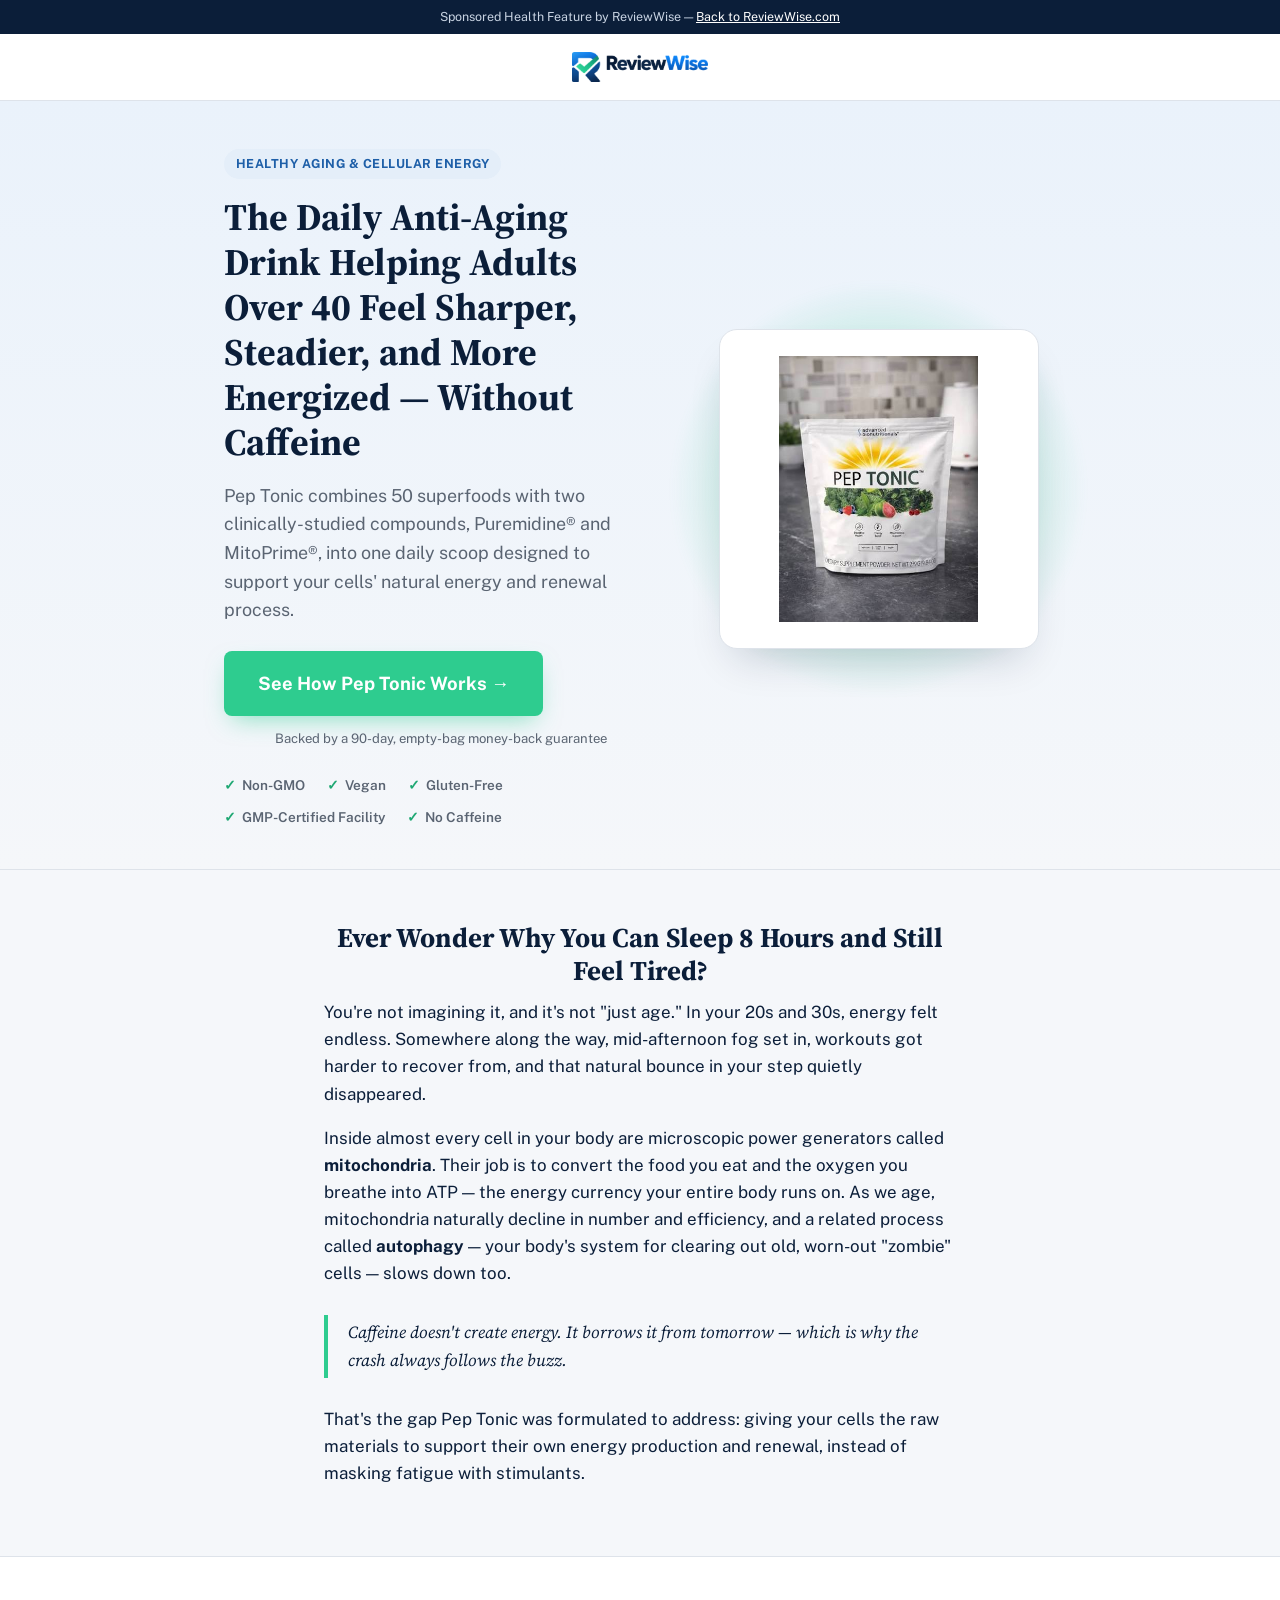
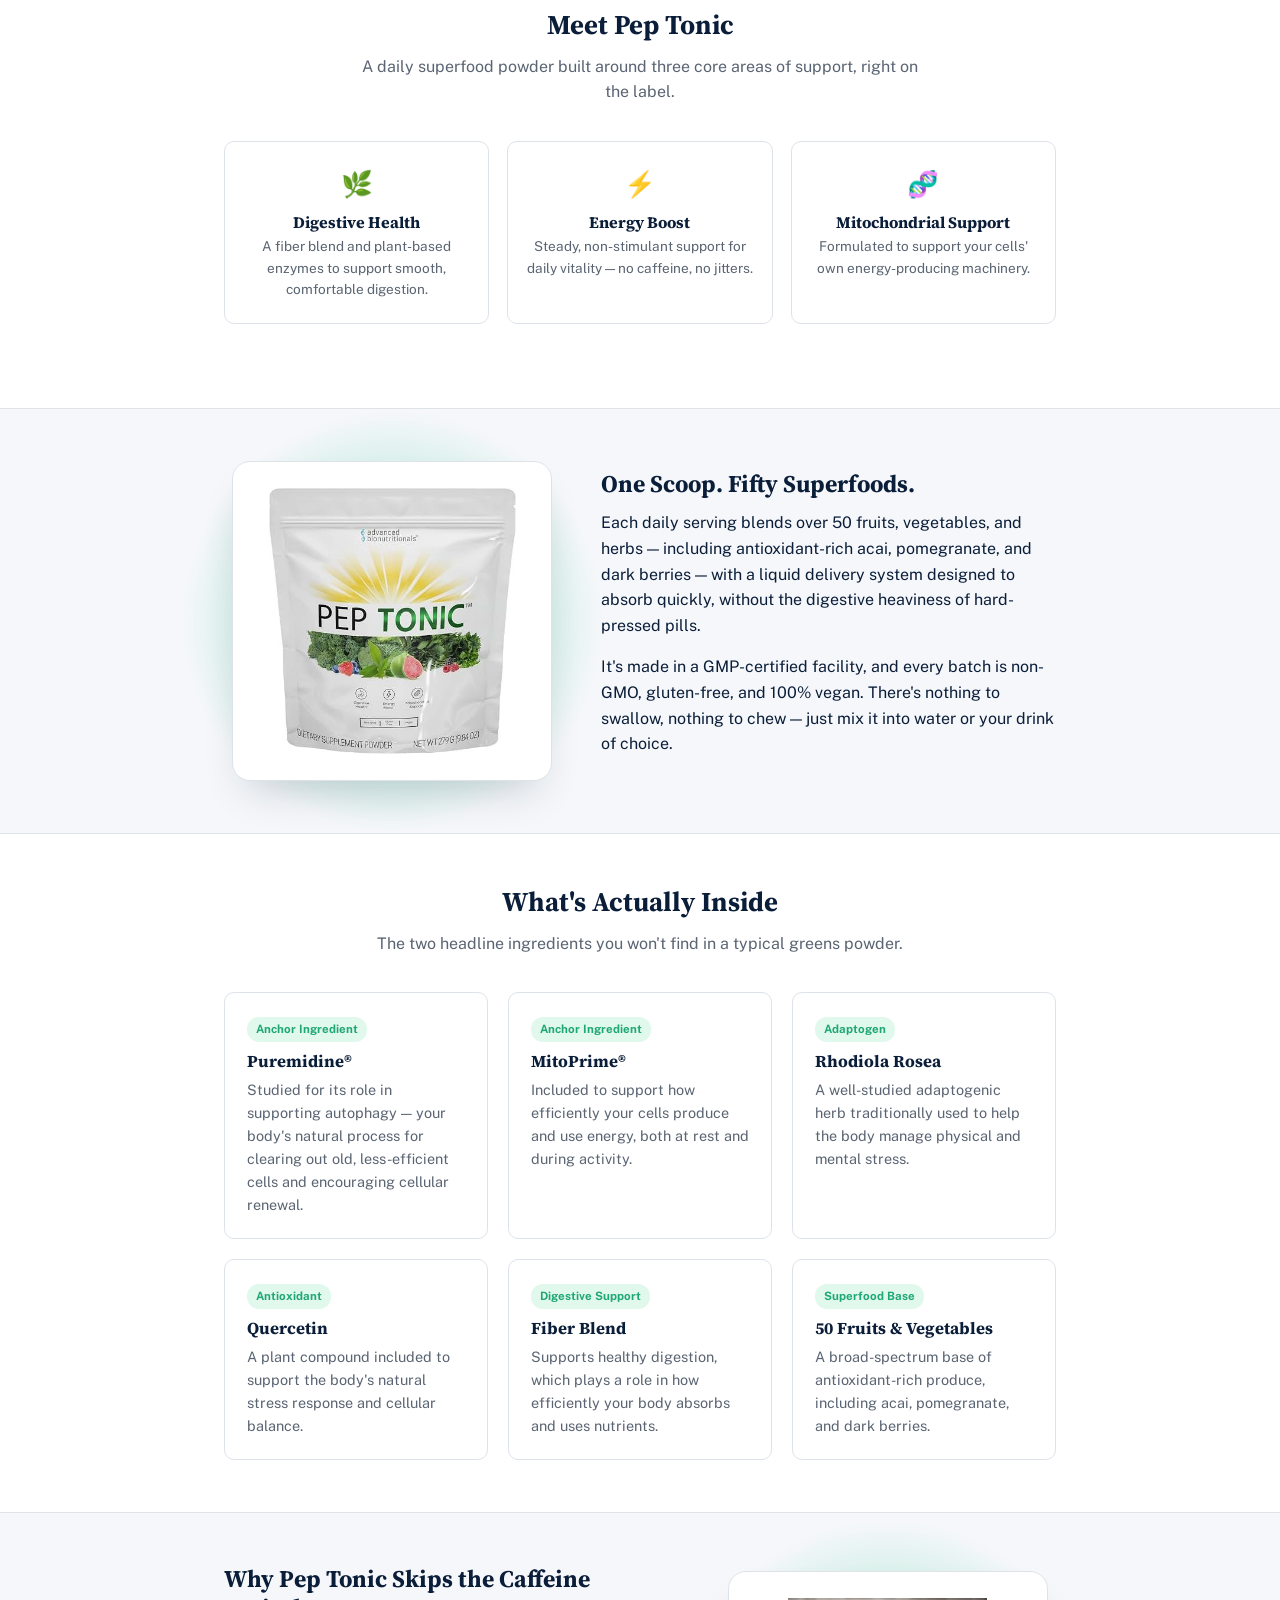
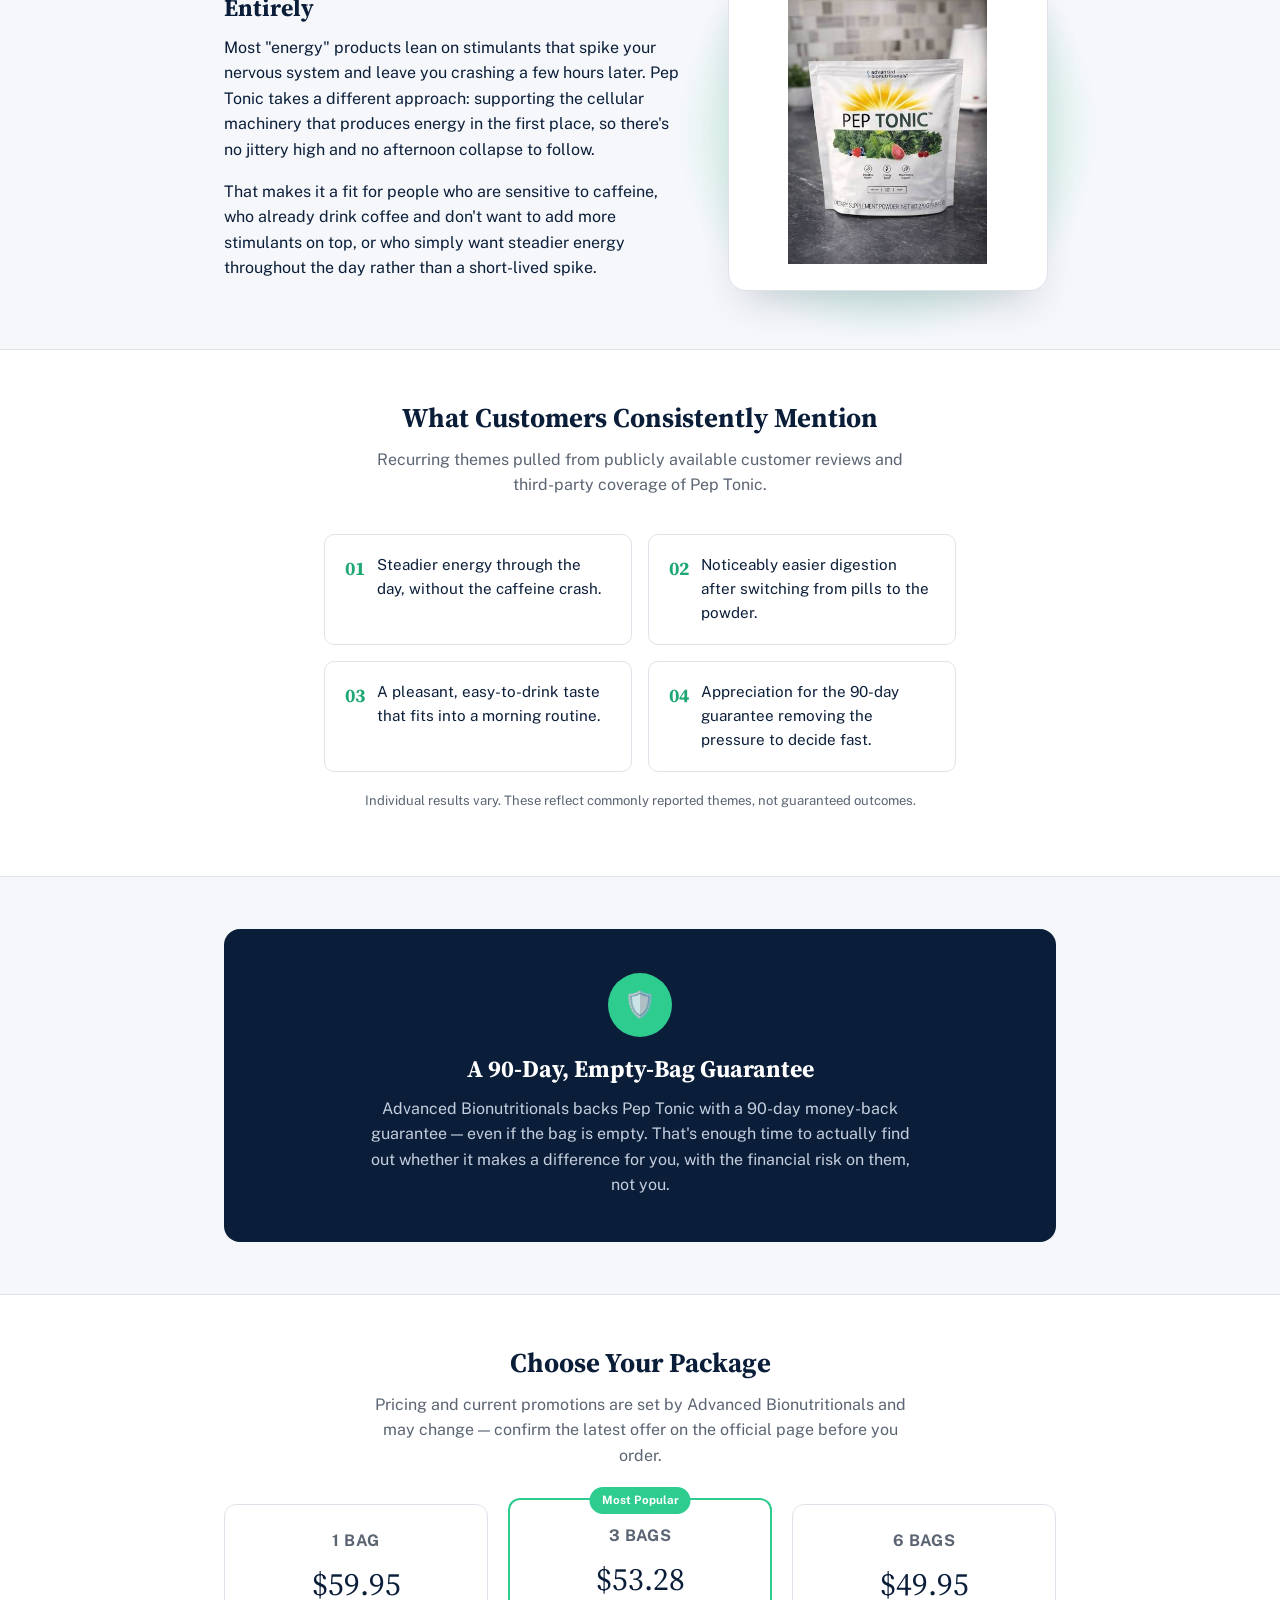
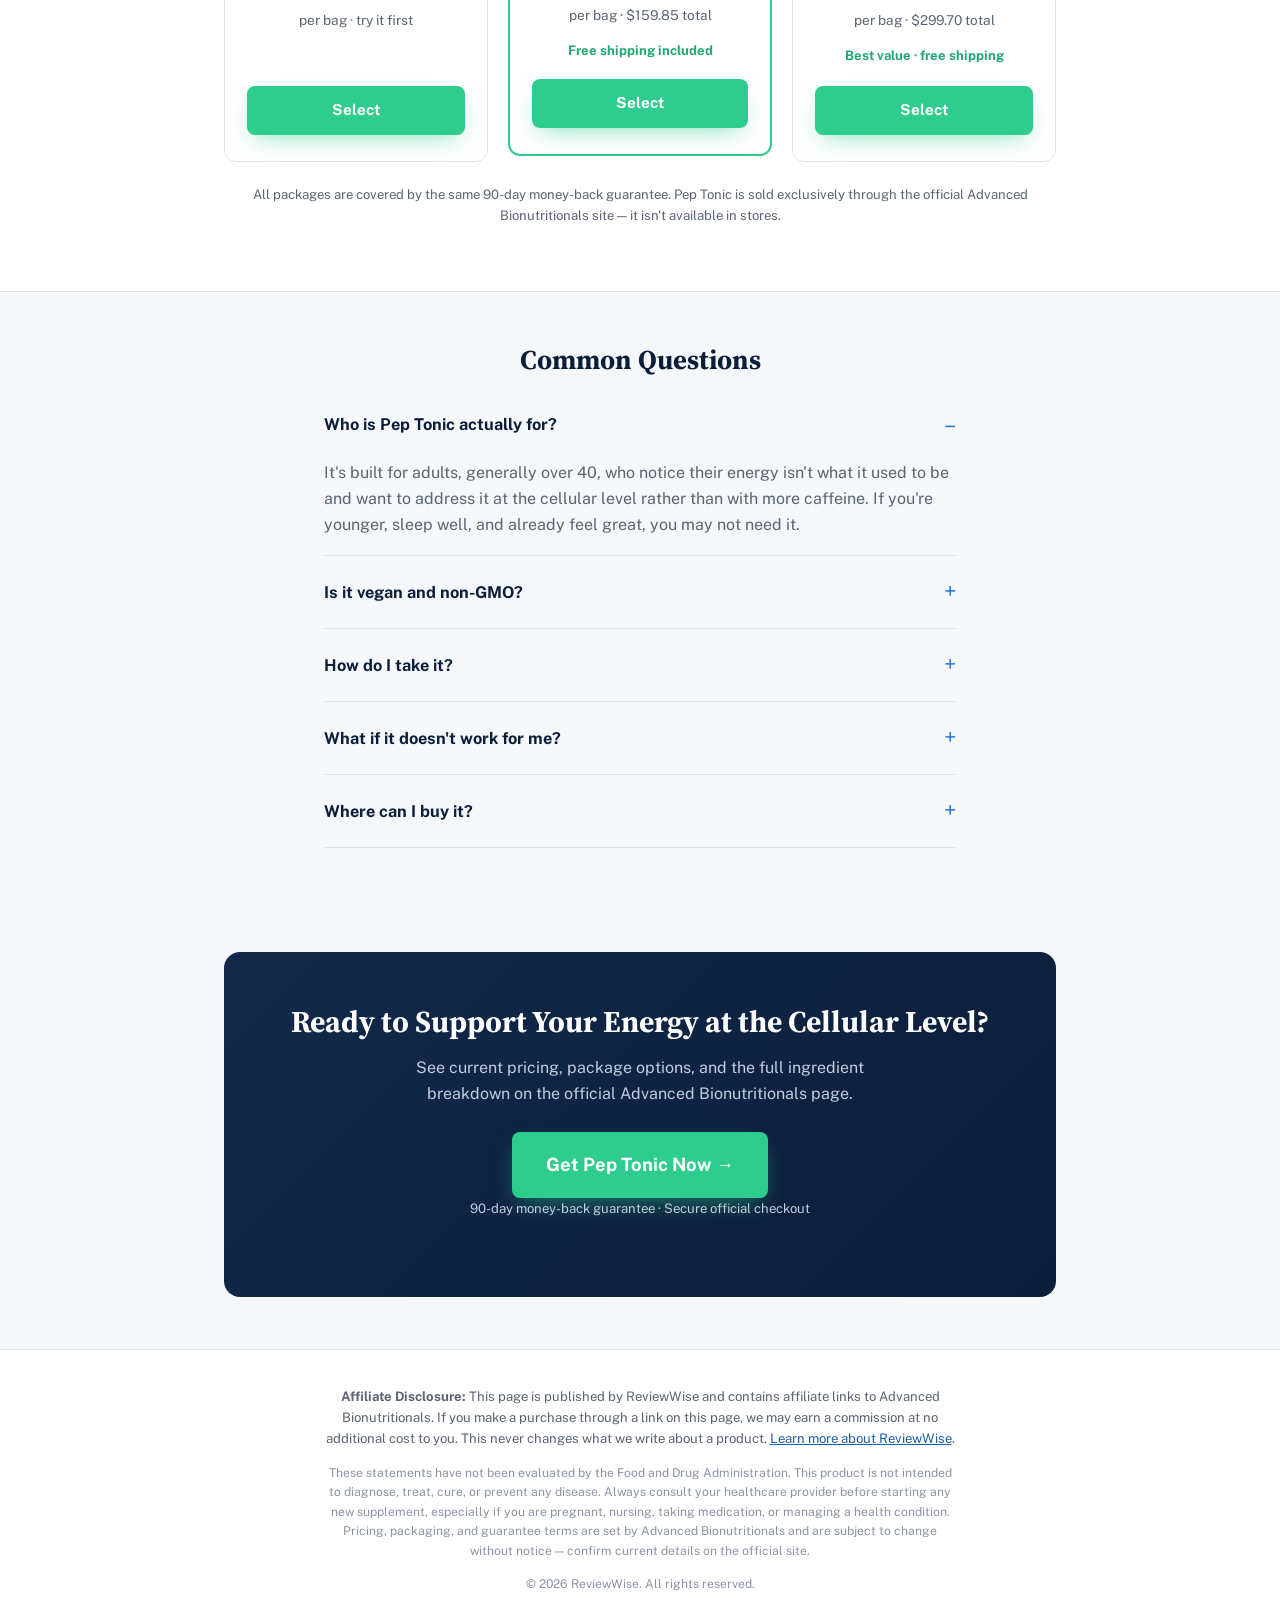
<file: pep-tonic.html>
<!DOCTYPE html>
<html lang="en">
<head>
<meta charset="UTF-8">
<meta name="viewport" content="width=device-width, initial-scale=1.0">

<title>Why Adults Over 40 Are Switching to This Daily Anti-Aging Drink | ReviewWise</title>
<meta name="description" content="A closer look at Pep Tonic, the caffeine-free daily drink built around autophagy and mitochondrial support — what's in it, how it works, and what to know before you try it.">
<meta name="robots" content="index, follow">
<link rel="canonical" href="https://www.reviewwise.com/pep-tonic-presell.html">
<link rel="icon" type="image/png" href="assets/favicon.png">

<meta property="og:type" content="article">
<meta property="og:site_name" content="ReviewWise">
<meta property="og:title" content="Why Adults Over 40 Are Switching to This Daily Anti-Aging Drink">
<meta property="og:description" content="A closer look at Pep Tonic — what's in it, how it works, and what to know before you try it.">
<meta property="og:image" content="https://www.reviewwise.com/assets/pep-tonic-lifestyle.jpg">

<link rel="preconnect" href="https://fonts.googleapis.com">
<link rel="preconnect" href="https://fonts.gstatic.com" crossorigin>
<link href="https://fonts.googleapis.com/css2?family=Public+Sans:wght@400;500;600;700;800&family=Source+Serif+4:opsz,wght@8..60,500;8..60,600;8..60,700&display=swap" rel="stylesheet">

<style>
:root{
  --ink:#0B1E39; --paper:#F5F7FA; --paper-raised:#FFFFFF;
  --blue:#2E7DD6; --blue-dark:#1E5FA8;
  --green:#2ECC8F; --green-dark:#1FA873;
  --gold:#C9A227; --muted:#5A6472; --line:#DEE3EA;
  --font-serif:"Source Serif 4",Georgia,serif;
  --font-sans:"Public Sans",-apple-system,BlinkMacSystemFont,"Segoe UI",sans-serif;
}
*{box-sizing:border-box;}
body{margin:0;font-family:var(--font-sans);color:var(--ink);background:var(--paper);line-height:1.6;-webkit-font-smoothing:antialiased;}
img{max-width:100%;display:block;}
a{color:inherit;}
h1,h2,h3{font-family:var(--font-serif);font-weight:700;line-height:1.2;margin:0 0 .5em;}
p{margin:0 0 1em;}
.wrap{max-width:880px;margin:0 auto;padding:0 24px;}
.narrow{max-width:680px;margin:0 auto;}

/* Top micro-disclosure bar */
.topbar{background:var(--ink);color:#C9D4E3;font-size:.78rem;text-align:center;padding:7px 16px;}
.topbar a{color:#fff;text-decoration:underline;}

/* Mini header */
.mini-header{padding:18px 0;border-bottom:1px solid var(--line);background:var(--paper-raised);}
.mini-header .wrap{display:flex;align-items:center;justify-content:center;}
.mini-header img{height:30px;}

/* Hero */
.hero{background:linear-gradient(180deg,#EAF2FB 0%, var(--paper) 100%);padding:48px 0 40px;border-bottom:1px solid var(--line);}
.hero-grid{display:grid;grid-template-columns:1.1fr .9fr;gap:44px;align-items:center;}
.eyebrow{display:inline-block;font-size:.78rem;font-weight:700;color:var(--blue-dark);background:#E4EEF9;padding:5px 12px;border-radius:20px;text-transform:uppercase;letter-spacing:.04em;margin-bottom:16px;}
.hero h1{font-size:2.35rem;margin-bottom:16px;}
.hero-sub{font-size:1.12rem;color:var(--muted);margin-bottom:26px;max-width:52ch;}
/* Product image staging — soft blob + framed card so tall product photos don't look stretched */
.image-stage{position:relative;max-width:320px;margin:0 auto;}
.image-stage::before{content:"";position:absolute;inset:-14%;background:radial-gradient(circle, rgba(46,125,214,.16), rgba(46,204,143,.13) 55%, transparent 72%);filter:blur(4px);z-index:0;border-radius:50%;}
.product-frame{position:relative;z-index:1;aspect-ratio:1/1;background:#fff;border:1px solid var(--line);border-radius:18px;display:flex;align-items:center;justify-content:center;padding:26px;box-shadow:0 22px 44px -16px rgba(11,30,57,.20);overflow:hidden;}
.product-frame img{width:100%;height:100%;object-fit:contain;}

.btn{display:inline-block;border:none;cursor:pointer;text-decoration:none;font-weight:700;border-radius:8px;text-align:center;font-family:var(--font-sans);}
.btn-cta{background:var(--green);color:#fff;font-size:1.15rem;padding:18px 34px;box-shadow:0 10px 24px -8px rgba(46,204,143,.55);transition:transform .12s ease, background .15s ease;}
.btn-cta:hover{background:var(--green-dark);transform:translateY(-1px);}
.btn-wide{display:block;width:100%;}
.cta-micro{font-size:.82rem;color:var(--muted);margin-top:12px;text-align:center;}

.trust-row{display:flex;flex-wrap:wrap;gap:10px 22px;margin-top:26px;}
.trust-row span{display:flex;align-items:center;gap:6px;font-size:.85rem;font-weight:600;color:var(--muted);}
.trust-row span::before{content:"✓";color:var(--green-dark);font-weight:800;}

/* Section rhythm */
section{padding:52px 0;}
.section-alt{background:var(--paper-raised);border-top:1px solid var(--line);border-bottom:1px solid var(--line);}
h2.section-title{font-size:1.7rem;text-align:center;margin-bottom:12px;}
.section-sub{text-align:center;color:var(--muted);max-width:56ch;margin:0 auto 36px;}

/* Story / agitation */
.story p{font-size:1.06rem;}
.pull-quote{font-family:var(--font-serif);font-size:1.3rem;color:var(--ink);border-left:4px solid var(--green);padding:4px 0 4px 20px;margin:28px 0;font-style:italic;}

/* Label badges (from actual product packaging) */
.label-grid{display:grid;grid-template-columns:repeat(3,1fr);gap:18px;margin:32px 0;}
.label-card{background:var(--paper-raised);border:1px solid var(--line);border-radius:10px;padding:22px 16px;text-align:center;}
.label-card .ic{font-size:1.6rem;margin-bottom:8px;}
.label-card h3{font-size:1rem;margin-bottom:4px;}
.label-card p{font-size:.85rem;color:var(--muted);margin:0;}

/* Product feature split */
.feature-split{display:grid;grid-template-columns:.85fr 1.15fr;gap:40px;align-items:center;}
.feature-split.rev{grid-template-columns:1.15fr .85fr;}
.feature-split.rev .img-col{order:2;}

/* Ingredient cards */
.ingredient-grid{display:grid;grid-template-columns:repeat(3,1fr);gap:20px;}
.ingredient-card{background:var(--paper-raised);border:1px solid var(--line);border-radius:10px;padding:22px;}
.ingredient-card .tag{display:inline-block;font-size:.72rem;font-weight:700;color:var(--green-dark);background:#E1F8ED;padding:3px 9px;border-radius:12px;margin-bottom:10px;}
.ingredient-card h3{font-size:1.05rem;margin-bottom:6px;}
.ingredient-card p{font-size:.9rem;color:var(--muted);margin:0;}

/* Feedback themes */
.theme-list{display:grid;grid-template-columns:repeat(2,1fr);gap:16px;}
.theme-item{display:flex;gap:12px;background:var(--paper-raised);border:1px solid var(--line);border-radius:10px;padding:18px 20px;}
.theme-item .num{font-family:var(--font-serif);font-weight:700;color:var(--green-dark);font-size:1.2rem;flex-shrink:0;}
.theme-item p{margin:0;font-size:.95rem;color:var(--ink);}
.feedback-note{text-align:center;font-size:.82rem;color:var(--muted);margin-top:18px;}

/* Guarantee */
.guarantee{background:var(--ink);color:#fff;border-radius:16px;padding:44px 36px;text-align:center;}
.guarantee .badge{width:64px;height:64px;border-radius:50%;background:var(--green);display:flex;align-items:center;justify-content:center;margin:0 auto 18px;font-size:1.6rem;}
.guarantee h2{color:#fff;font-size:1.5rem;}
.guarantee p{color:#C4CEDD;max-width:56ch;margin:0 auto;}

/* Pricing */
.price-grid{display:grid;grid-template-columns:repeat(3,1fr);gap:20px;align-items:stretch;}
.price-card{background:var(--paper-raised);border:1px solid var(--line);border-radius:12px;padding:26px 22px;display:flex;flex-direction:column;text-align:center;}
.price-card.popular{border:2px solid var(--green);position:relative;transform:translateY(-6px);}
.price-card.popular::before{content:"Most Popular";position:absolute;top:-13px;left:50%;transform:translateX(-50%);background:var(--green);color:#fff;font-size:.72rem;font-weight:700;padding:4px 12px;border-radius:20px;}
.price-card h3{font-size:1rem;color:var(--muted);font-family:var(--font-sans);font-weight:700;text-transform:uppercase;letter-spacing:.03em;margin-bottom:8px;}
.price-card .amount{font-family:var(--font-serif);font-size:2rem;color:var(--ink);}
.price-card .per{font-size:.85rem;color:var(--muted);margin-bottom:14px;}
.price-card .save{font-size:.82rem;color:var(--green-dark);font-weight:700;margin-bottom:18px;}
.price-card .btn{margin-top:auto;width:100%;padding:12px;font-size:.95rem;}
.price-note{text-align:center;font-size:.82rem;color:var(--muted);margin-top:22px;}

/* FAQ */
.faq-item{border-bottom:1px solid var(--line);}
.faq-item summary{cursor:pointer;padding:18px 0;font-weight:700;font-size:1.02rem;list-style:none;display:flex;justify-content:space-between;align-items:center;}
.faq-item summary::-webkit-details-marker{display:none;}
.faq-item summary::after{content:"+";font-size:1.4rem;color:var(--blue);font-weight:400;flex-shrink:0;margin-left:16px;}
.faq-item[open] summary::after{content:"–";}
.faq-item p{padding-bottom:18px;color:var(--muted);margin:0;}

/* Final CTA */
.final-cta{background:linear-gradient(135deg,#12294B,#0B1E39);color:#fff;text-align:center;border-radius:16px;padding:52px 32px;}
.final-cta h2{color:#fff;font-size:1.9rem;}
.final-cta p{color:#C4CEDD;max-width:52ch;margin:0 auto 26px;}

/* Footer */
.presell-footer{background:var(--paper-raised);border-top:1px solid var(--line);padding:36px 0 90px;font-size:.82rem;color:var(--muted);}
.presell-footer .disclosure-block{max-width:680px;margin:0 auto;text-align:center;}
.presell-footer a{color:var(--blue-dark);text-decoration:underline;}
.presell-footer .fine{margin-top:14px;font-size:.76rem;color:#8B94A3;}

/* Sticky mobile CTA */
.sticky-cta{position:fixed;left:0;right:0;bottom:0;background:#fff;border-top:1px solid var(--line);padding:12px 16px;box-shadow:0 -8px 24px rgba(11,30,57,.12);display:none;z-index:80;transform:translateY(100%);transition:transform .25s ease;}
.sticky-cta.is-visible{transform:translateY(0);}
.sticky-cta .btn-cta{width:100%;padding:14px;font-size:1rem;}

@media (max-width:860px){
  .hero-grid{grid-template-columns:1fr;}
  .image-stage{order:-1;}
  .feature-split, .feature-split.rev{grid-template-columns:1fr;}
  .feature-split .img-col, .feature-split.rev .img-col{order:-1;}
  .label-grid, .ingredient-grid{grid-template-columns:1fr 1fr;}
  .theme-list{grid-template-columns:1fr;}
  .price-grid{grid-template-columns:1fr;}
  .price-card.popular{transform:none;}
}
@media (max-width:560px){
  .hero h1{font-size:1.7rem;}
  h2.section-title{font-size:1.4rem;}
  .label-grid, .ingredient-grid{grid-template-columns:1fr;}
  .sticky-cta{display:block;}
  .presell-footer{padding-bottom:100px;}
  .guarantee, .final-cta{padding:34px 20px;}
}
</style>
</head>
<body>

<div class="topbar">Sponsored Health Feature by ReviewWise — <a href="index.html">Back to ReviewWise.com</a></div>

<header class="mini-header">
  <div class="wrap">
    <a href="index.html" aria-label="ReviewWise home"><img src="assets/logo.png" alt="ReviewWise"></a>
  </div>
</header>

<!-- HERO -->
<section class="hero">
  <div class="wrap hero-grid">
    <div>
      <span class="eyebrow">Healthy Aging &amp; Cellular Energy</span>
      <h1>The Daily Anti-Aging Drink Helping Adults Over 40 Feel Sharper, Steadier, and More Energized — Without Caffeine</h1>
      <p class="hero-sub">Pep Tonic combines 50 superfoods with two clinically-studied compounds, Puremidine® and MitoPrime®, into one daily scoop designed to support your cells' natural energy and renewal process.</p>
      <a class="btn btn-cta" id="ctaHero" href="https://www.advancedbionutritionals.com/DS24/Pep-Tonic/First-Anti-Aging-Drink/HD.htm?aff=AFFILIATE_ID&amp;cam=deividfrechou404f" target="_blank" rel="sponsored noopener">See How Pep Tonic Works &rarr;</a>
      <p class="cta-micro">Backed by a 90-day, empty-bag money-back guarantee</p>
      <div class="trust-row">
        <span>Non-GMO</span>
        <span>Vegan</span>
        <span>Gluten-Free</span>
        <span>GMP-Certified Facility</span>
        <span>No Caffeine</span>
      </div>
    </div>
    <div class="image-stage">
      <div class="product-frame">
        <img src="assets/pep-tonic-lifestyle.jpg" alt="Pep Tonic anti-aging superfood drink powder pouch on a kitchen counter" width="700" height="933">
      </div>
    </div>
  </div>
</section>

<!-- STORY / PROBLEM -->
<section>
  <div class="wrap narrow story">
    <h2 class="section-title">Ever Wonder Why You Can Sleep 8 Hours and Still Feel Tired?</h2>
    <p>You're not imagining it, and it's not "just age." In your 20s and 30s, energy felt endless. Somewhere along the way, mid-afternoon fog set in, workouts got harder to recover from, and that natural bounce in your step quietly disappeared.</p>
    <p>Inside almost every cell in your body are microscopic power generators called <strong>mitochondria</strong>. Their job is to convert the food you eat and the oxygen you breathe into ATP — the energy currency your entire body runs on. As we age, mitochondria naturally decline in number and efficiency, and a related process called <strong>autophagy</strong> — your body's system for clearing out old, worn-out "zombie" cells — slows down too.</p>
    <p class="pull-quote">Caffeine doesn't create energy. It borrows it from tomorrow — which is why the crash always follows the buzz.</p>
    <p>That's the gap Pep Tonic was formulated to address: giving your cells the raw materials to support their own energy production and renewal, instead of masking fatigue with stimulants.</p>
  </div>
</section>

<!-- LABEL CLAIMS (from actual packaging) -->
<section class="section-alt">
  <div class="wrap">
    <h2 class="section-title">Meet Pep Tonic</h2>
    <p class="section-sub">A daily superfood powder built around three core areas of support, right on the label.</p>
    <div class="label-grid">
      <div class="label-card">
        <div class="ic">🌿</div>
        <h3>Digestive Health</h3>
        <p>A fiber blend and plant-based enzymes to support smooth, comfortable digestion.</p>
      </div>
      <div class="label-card">
        <div class="ic">⚡</div>
        <h3>Energy Boost</h3>
        <p>Steady, non-stimulant support for daily vitality — no caffeine, no jitters.</p>
      </div>
      <div class="label-card">
        <div class="ic">🧬</div>
        <h3>Mitochondrial Support</h3>
        <p>Formulated to support your cells' own energy-producing machinery.</p>
      </div>
    </div>
  </div>
</section>

<!-- PRODUCT FEATURE -->
<section>
  <div class="wrap feature-split">
    <div class="img-col">
      <div class="image-stage">
        <div class="product-frame">
          <img src="assets/pep-tonic-studio.jpg" alt="Pep Tonic dietary supplement powder pouch, 279 grams, 30 servings" width="418" height="450">
        </div>
      </div>
    </div>
    <div>
      <h2>One Scoop. Fifty Superfoods.</h2>
      <p>Each daily serving blends over 50 fruits, vegetables, and herbs — including antioxidant-rich acai, pomegranate, and dark berries — with a liquid delivery system designed to absorb quickly, without the digestive heaviness of hard-pressed pills.</p>
      <p>It's made in a GMP-certified facility, and every batch is non-GMO, gluten-free, and 100% vegan. There's nothing to swallow, nothing to chew — just mix it into water or your drink of choice.</p>
    </div>
  </div>
</section>

<!-- INGREDIENTS -->
<section class="section-alt">
  <div class="wrap">
    <h2 class="section-title">What's Actually Inside</h2>
    <p class="section-sub">The two headline ingredients you won't find in a typical greens powder.</p>
    <div class="ingredient-grid">
      <div class="ingredient-card">
        <span class="tag">Anchor Ingredient</span>
        <h3>Puremidine®</h3>
        <p>Studied for its role in supporting autophagy — your body's natural process for clearing out old, less-efficient cells and encouraging cellular renewal.</p>
      </div>
      <div class="ingredient-card">
        <span class="tag">Anchor Ingredient</span>
        <h3>MitoPrime®</h3>
        <p>Included to support how efficiently your cells produce and use energy, both at rest and during activity.</p>
      </div>
      <div class="ingredient-card">
        <span class="tag">Adaptogen</span>
        <h3>Rhodiola Rosea</h3>
        <p>A well-studied adaptogenic herb traditionally used to help the body manage physical and mental stress.</p>
      </div>
      <div class="ingredient-card">
        <span class="tag">Antioxidant</span>
        <h3>Quercetin</h3>
        <p>A plant compound included to support the body's natural stress response and cellular balance.</p>
      </div>
      <div class="ingredient-card">
        <span class="tag">Digestive Support</span>
        <h3>Fiber Blend</h3>
        <p>Supports healthy digestion, which plays a role in how efficiently your body absorbs and uses nutrients.</p>
      </div>
      <div class="ingredient-card">
        <span class="tag">Superfood Base</span>
        <h3>50 Fruits &amp; Vegetables</h3>
        <p>A broad-spectrum base of antioxidant-rich produce, including acai, pomegranate, and dark berries.</p>
      </div>
    </div>
  </div>
</section>

<!-- WHY NO CAFFEINE -->
<section>
  <div class="wrap feature-split rev">
    <div class="img-col">
      <div class="image-stage">
        <div class="product-frame">
          <img src="assets/pep-tonic-lifestyle.jpg" alt="Pep Tonic anti-aging drink powder on a kitchen counter" width="700" height="933">
        </div>
      </div>
    </div>
    <div>
      <h2>Why Pep Tonic Skips the Caffeine Entirely</h2>
      <p>Most "energy" products lean on stimulants that spike your nervous system and leave you crashing a few hours later. Pep Tonic takes a different approach: supporting the cellular machinery that produces energy in the first place, so there's no jittery high and no afternoon collapse to follow.</p>
      <p>That makes it a fit for people who are sensitive to caffeine, who already drink coffee and don't want to add more stimulants on top, or who simply want steadier energy throughout the day rather than a short-lived spike.</p>
    </div>
  </div>
</section>

<!-- CUSTOMER FEEDBACK THEMES -->
<section class="section-alt">
  <div class="wrap narrow">
    <h2 class="section-title">What Customers Consistently Mention</h2>
    <p class="section-sub">Recurring themes pulled from publicly available customer reviews and third-party coverage of Pep Tonic.</p>
    <div class="theme-list">
      <div class="theme-item"><span class="num">01</span><p>Steadier energy through the day, without the caffeine crash.</p></div>
      <div class="theme-item"><span class="num">02</span><p>Noticeably easier digestion after switching from pills to the powder.</p></div>
      <div class="theme-item"><span class="num">03</span><p>A pleasant, easy-to-drink taste that fits into a morning routine.</p></div>
      <div class="theme-item"><span class="num">04</span><p>Appreciation for the 90-day guarantee removing the pressure to decide fast.</p></div>
    </div>
    <p class="feedback-note">Individual results vary. These reflect commonly reported themes, not guaranteed outcomes.</p>
  </div>
</section>

<!-- GUARANTEE -->
<section>
  <div class="wrap">
    <div class="guarantee">
      <div class="badge">🛡️</div>
      <h2>A 90-Day, Empty-Bag Guarantee</h2>
      <p>Advanced Bionutritionals backs Pep Tonic with a 90-day money-back guarantee — even if the bag is empty. That's enough time to actually find out whether it makes a difference for you, with the financial risk on them, not you.</p>
    </div>
  </div>
</section>

<!-- PRICING -->
<section class="section-alt">
  <div class="wrap">
    <h2 class="section-title">Choose Your Package</h2>
    <p class="section-sub">Pricing and current promotions are set by Advanced Bionutritionals and may change — confirm the latest offer on the official page before you order.</p>
    <div class="price-grid">
      <div class="price-card">
        <h3>1 Bag</h3>
        <div class="amount">$59.95</div>
        <div class="per">per bag · try it first</div>
        <a class="btn btn-cta" href="https://www.advancedbionutritionals.com/DS24/Pep-Tonic/First-Anti-Aging-Drink/HD.htm?aff=AFFILIATE_ID&amp;cam=deividfrechou404f" target="_blank" rel="sponsored noopener">Select</a>
      </div>
      <div class="price-card popular">
        <h3>3 Bags</h3>
        <div class="amount">$53.28</div>
        <div class="per">per bag · $159.85 total</div>
        <div class="save">Free shipping included</div>
        <a class="btn btn-cta" href="https://www.advancedbionutritionals.com/DS24/Pep-Tonic/First-Anti-Aging-Drink/HD.htm?aff=AFFILIATE_ID&amp;cam=deividfrechou404f" target="_blank" rel="sponsored noopener">Select</a>
      </div>
      <div class="price-card">
        <h3>6 Bags</h3>
        <div class="amount">$49.95</div>
        <div class="per">per bag · $299.70 total</div>
        <div class="save">Best value · free shipping</div>
        <a class="btn btn-cta" href="https://www.advancedbionutritionals.com/DS24/Pep-Tonic/First-Anti-Aging-Drink/HD.htm?aff=AFFILIATE_ID&amp;cam=deividfrechou404f" target="_blank" rel="sponsored noopener">Select</a>
      </div>
    </div>
    <p class="price-note">All packages are covered by the same 90-day money-back guarantee. Pep Tonic is sold exclusively through the official Advanced Bionutritionals site — it isn't available in stores.</p>
  </div>
</section>

<!-- FAQ -->
<section>
  <div class="wrap narrow">
    <h2 class="section-title">Common Questions</h2>
    <details class="faq-item" open>
      <summary>Who is Pep Tonic actually for?</summary>
      <p>It's built for adults, generally over 40, who notice their energy isn't what it used to be and want to address it at the cellular level rather than with more caffeine. If you're younger, sleep well, and already feel great, you may not need it.</p>
    </details>
    <details class="faq-item">
      <summary>Is it vegan and non-GMO?</summary>
      <p>Yes. Pep Tonic is 100% vegan, non-GMO, and gluten-free, made in a GMP-certified facility.</p>
    </details>
    <details class="faq-item">
      <summary>How do I take it?</summary>
      <p>Mix one scoop into water or the beverage of your choice, once per day. Each bag contains 30 servings — a one-month supply.</p>
    </details>
    <details class="faq-item">
      <summary>What if it doesn't work for me?</summary>
      <p>You're covered by a 90-day money-back guarantee directly from Advanced Bionutritionals, even if the bag is empty. You're responsible for return shipping, but the product itself is refundable.</p>
    </details>
    <details class="faq-item">
      <summary>Where can I buy it?</summary>
      <p>Pep Tonic is sold exclusively through the official Advanced Bionutritionals website — it isn't sold in retail stores. Use the button on this page to view current pricing and packages.</p>
    </details>
  </div>
</section>

<!-- FINAL CTA -->
<section>
  <div class="wrap">
    <div class="final-cta">
      <h2>Ready to Support Your Energy at the Cellular Level?</h2>
      <p>See current pricing, package options, and the full ingredient breakdown on the official Advanced Bionutritionals page.</p>
      <a class="btn btn-cta" href="https://www.advancedbionutritionals.com/DS24/Pep-Tonic/First-Anti-Aging-Drink/HD.htm?aff=AFFILIATE_ID&amp;cam=deividfrechou404f" target="_blank" rel="sponsored noopener">Get Pep Tonic Now &rarr;</a>
      <p class="cta-micro" style="color:#C4CEDD;">90-day money-back guarantee · Secure official checkout</p>
    </div>
  </div>
</section>

<footer class="presell-footer">
  <div class="wrap disclosure-block">
    <p><strong>Affiliate Disclosure:</strong> This page is published by ReviewWise and contains affiliate links to Advanced Bionutritionals. If you make a purchase through a link on this page, we may earn a commission at no additional cost to you. This never changes what we write about a product. <a href="index.html">Learn more about ReviewWise</a>.</p>
    <p class="fine">These statements have not been evaluated by the Food and Drug Administration. This product is not intended to diagnose, treat, cure, or prevent any disease. Always consult your healthcare provider before starting any new supplement, especially if you are pregnant, nursing, taking medication, or managing a health condition. Pricing, packaging, and guarantee terms are set by Advanced Bionutritionals and are subject to change without notice — confirm current details on the official site.</p>
    <p class="fine">© <span id="year"></span> ReviewWise. All rights reserved.</p>
  </div>
</footer>

<div class="sticky-cta" id="stickyCta">
  <a class="btn btn-cta" href="https://www.advancedbionutritionals.com/DS24/Pep-Tonic/First-Anti-Aging-Drink/HD.htm?aff=AFFILIATE_ID&amp;cam=deividfrechou404f" target="_blank" rel="sponsored noopener">Get Pep Tonic Now &rarr;</a>
</div>

<script>
document.getElementById('year').textContent = new Date().getFullYear();

var hero = document.querySelector('.hero');
var stickyCta = document.getElementById('stickyCta');
if (hero && stickyCta) {
  var observer = new IntersectionObserver(function(entries){
    entries.forEach(function(entry){
      stickyCta.classList.toggle('is-visible', !entry.isIntersecting);
    });
  }, { threshold: 0 });
  observer.observe(hero);
}
</script>

</body>
</html>
</file>
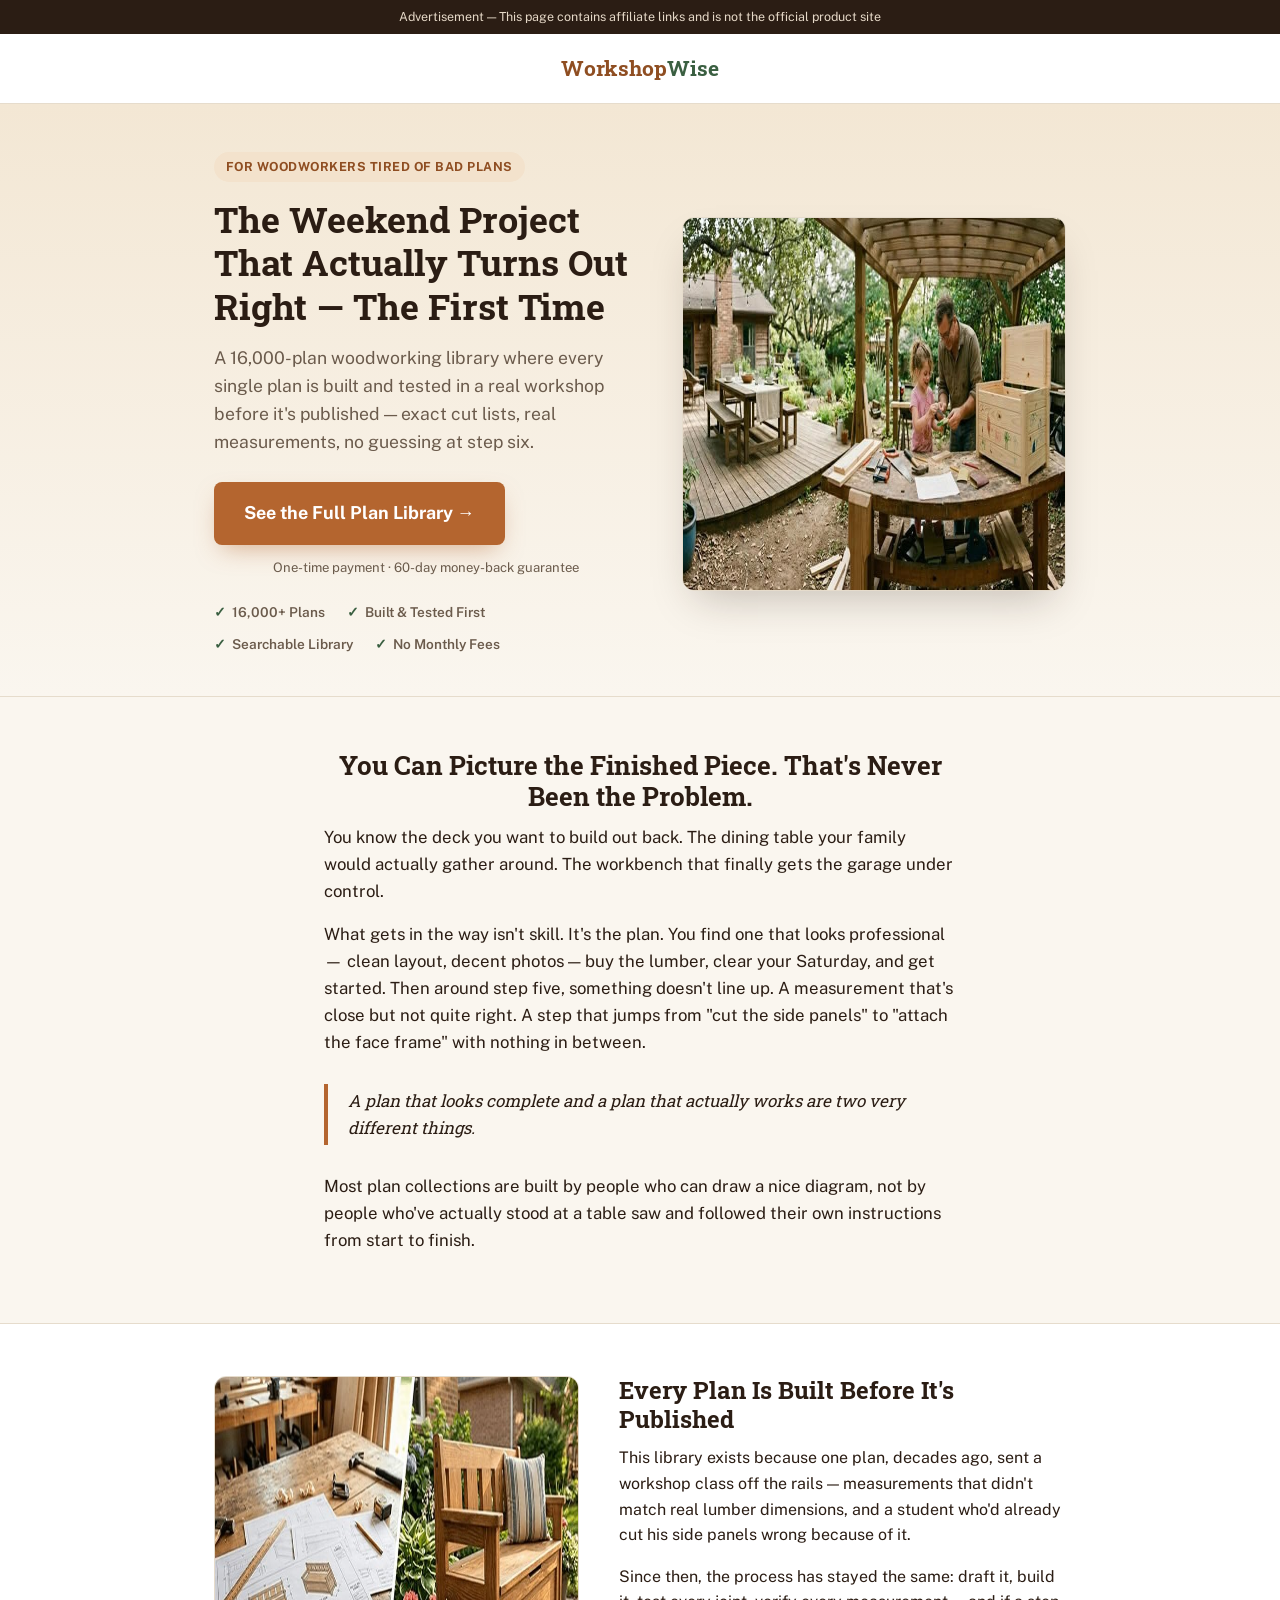
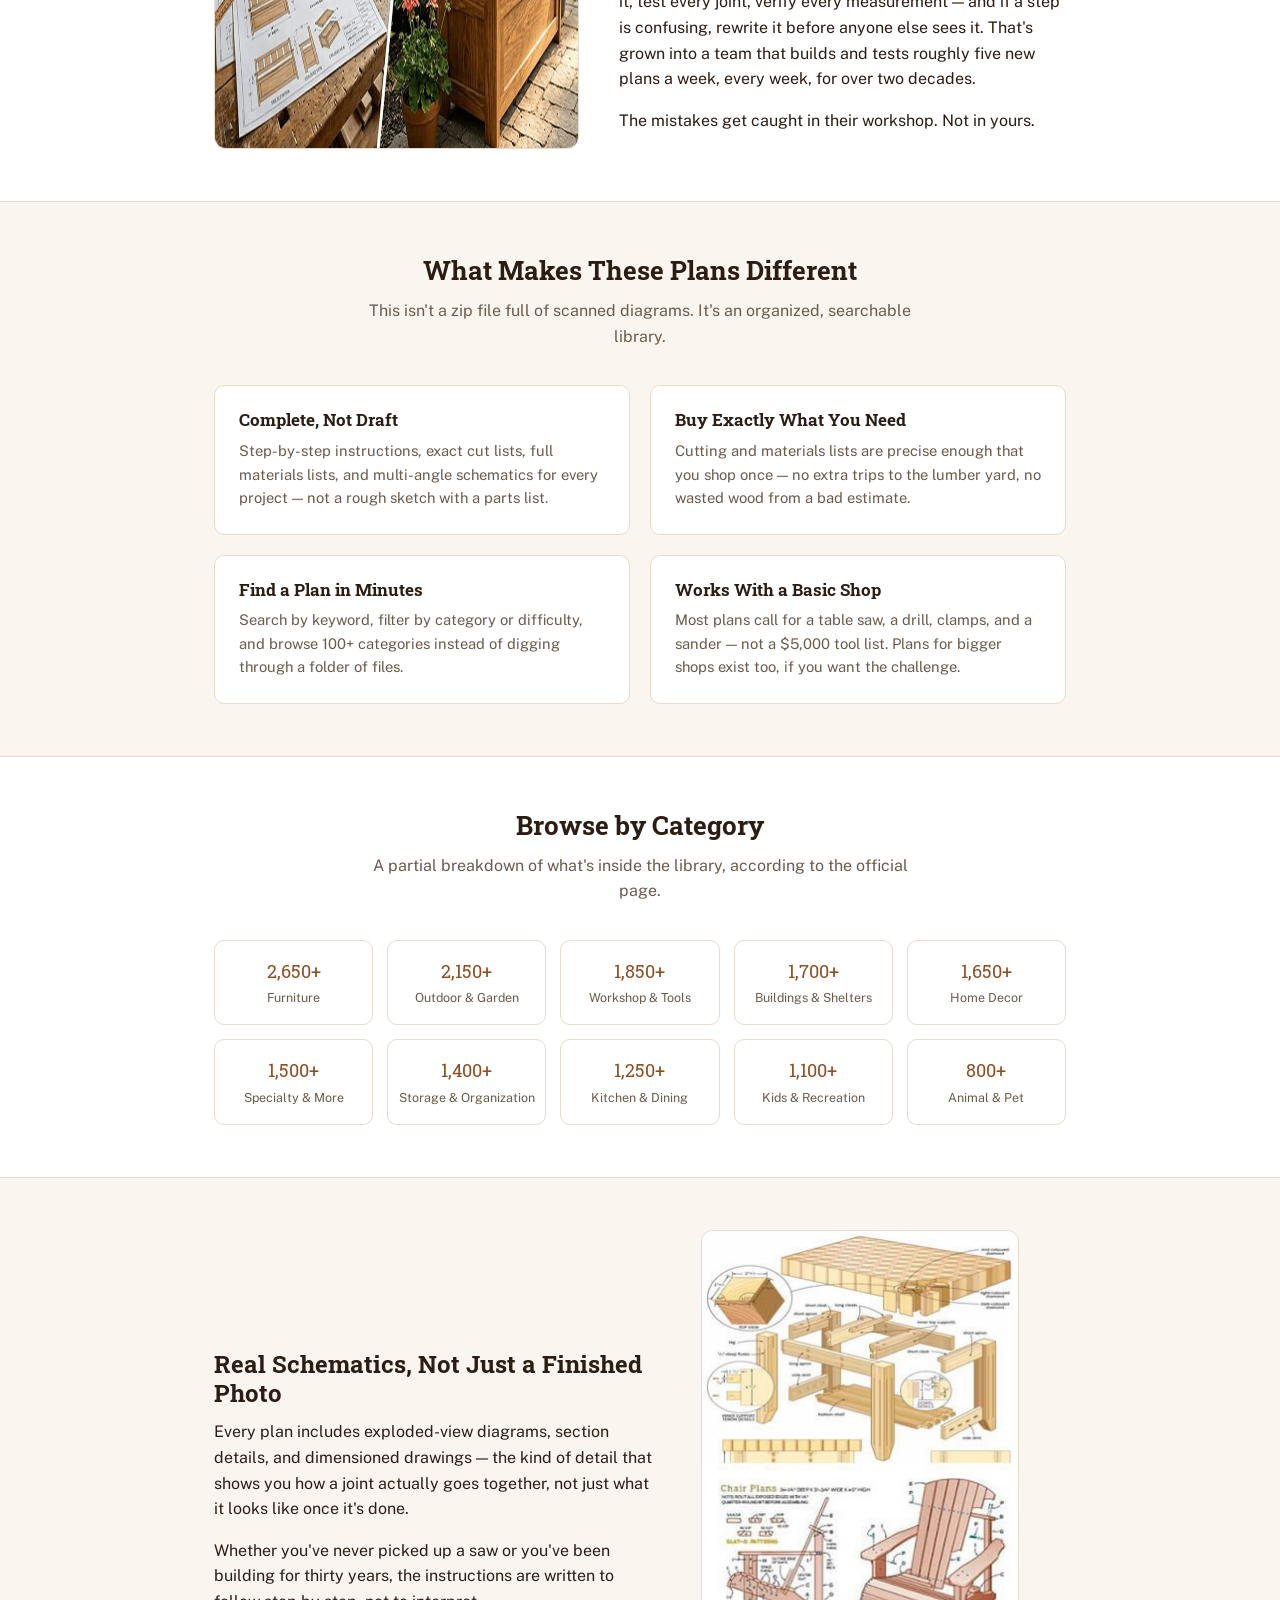
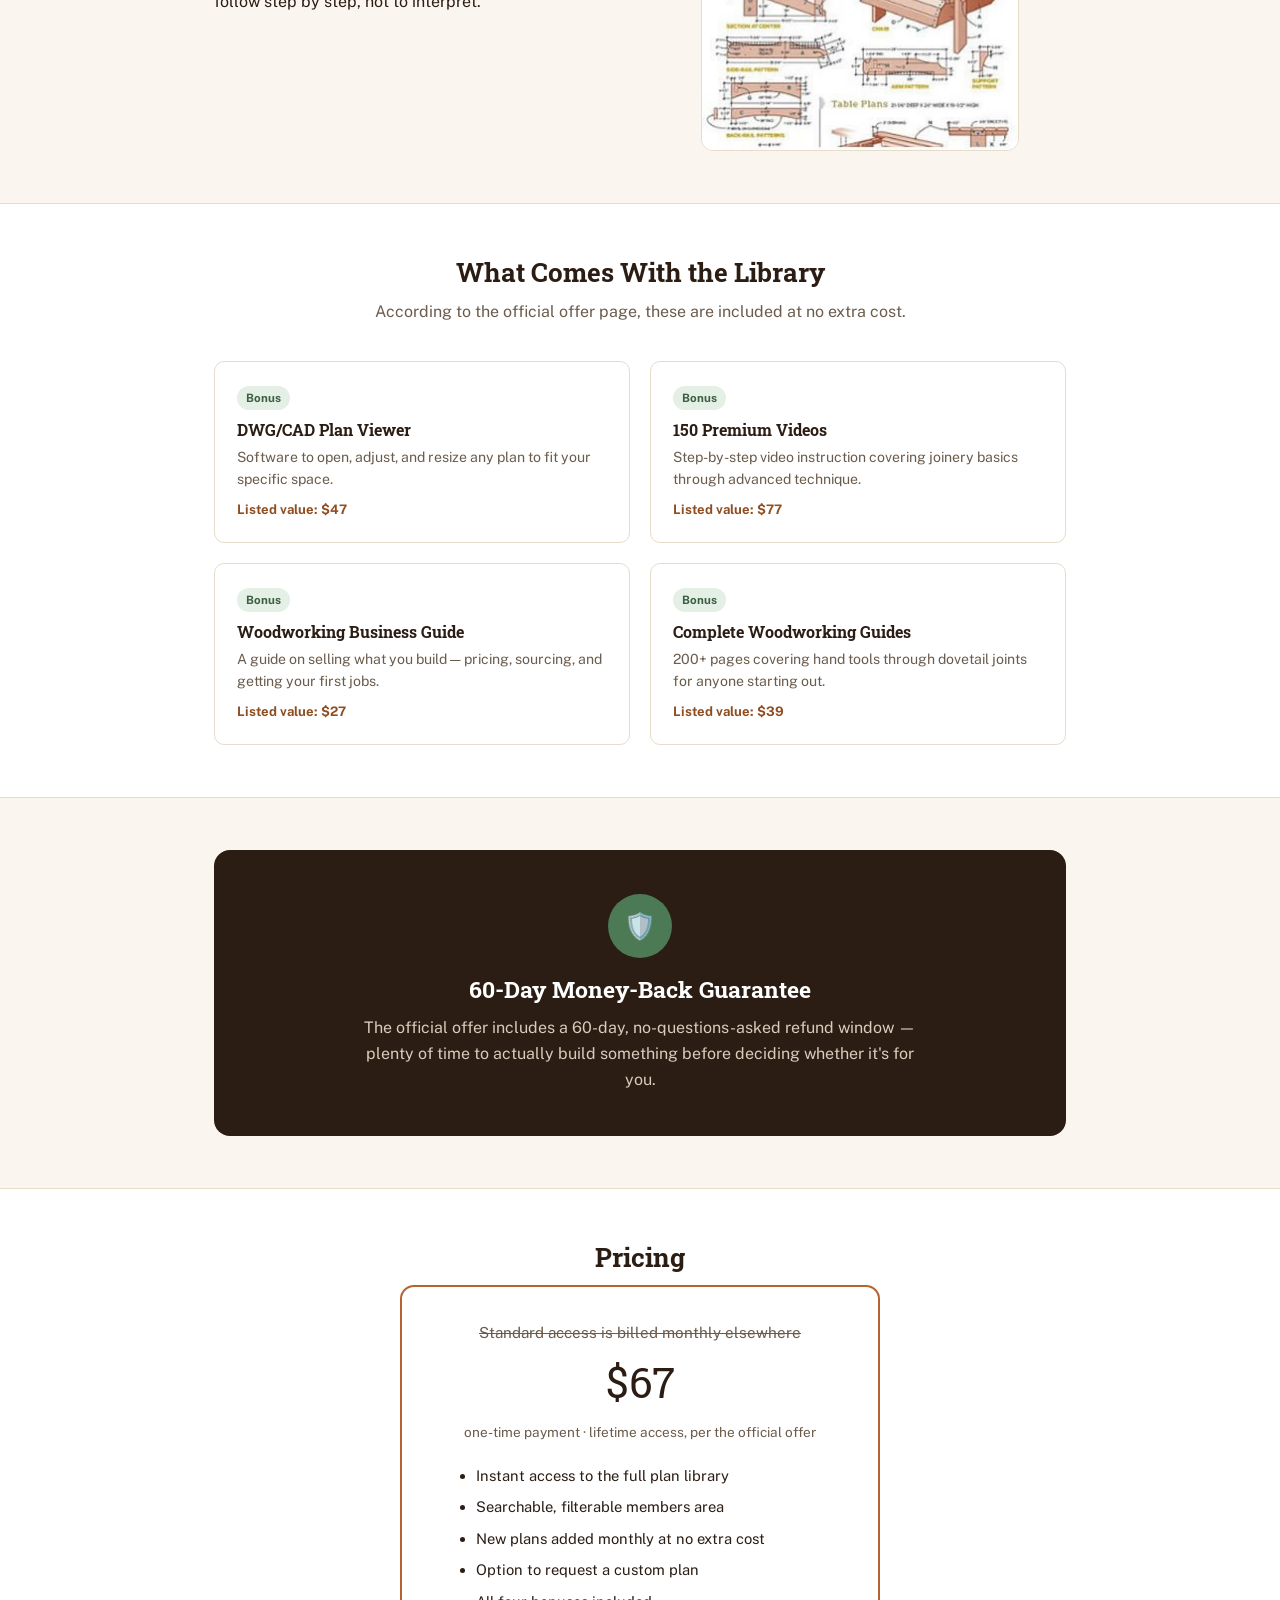
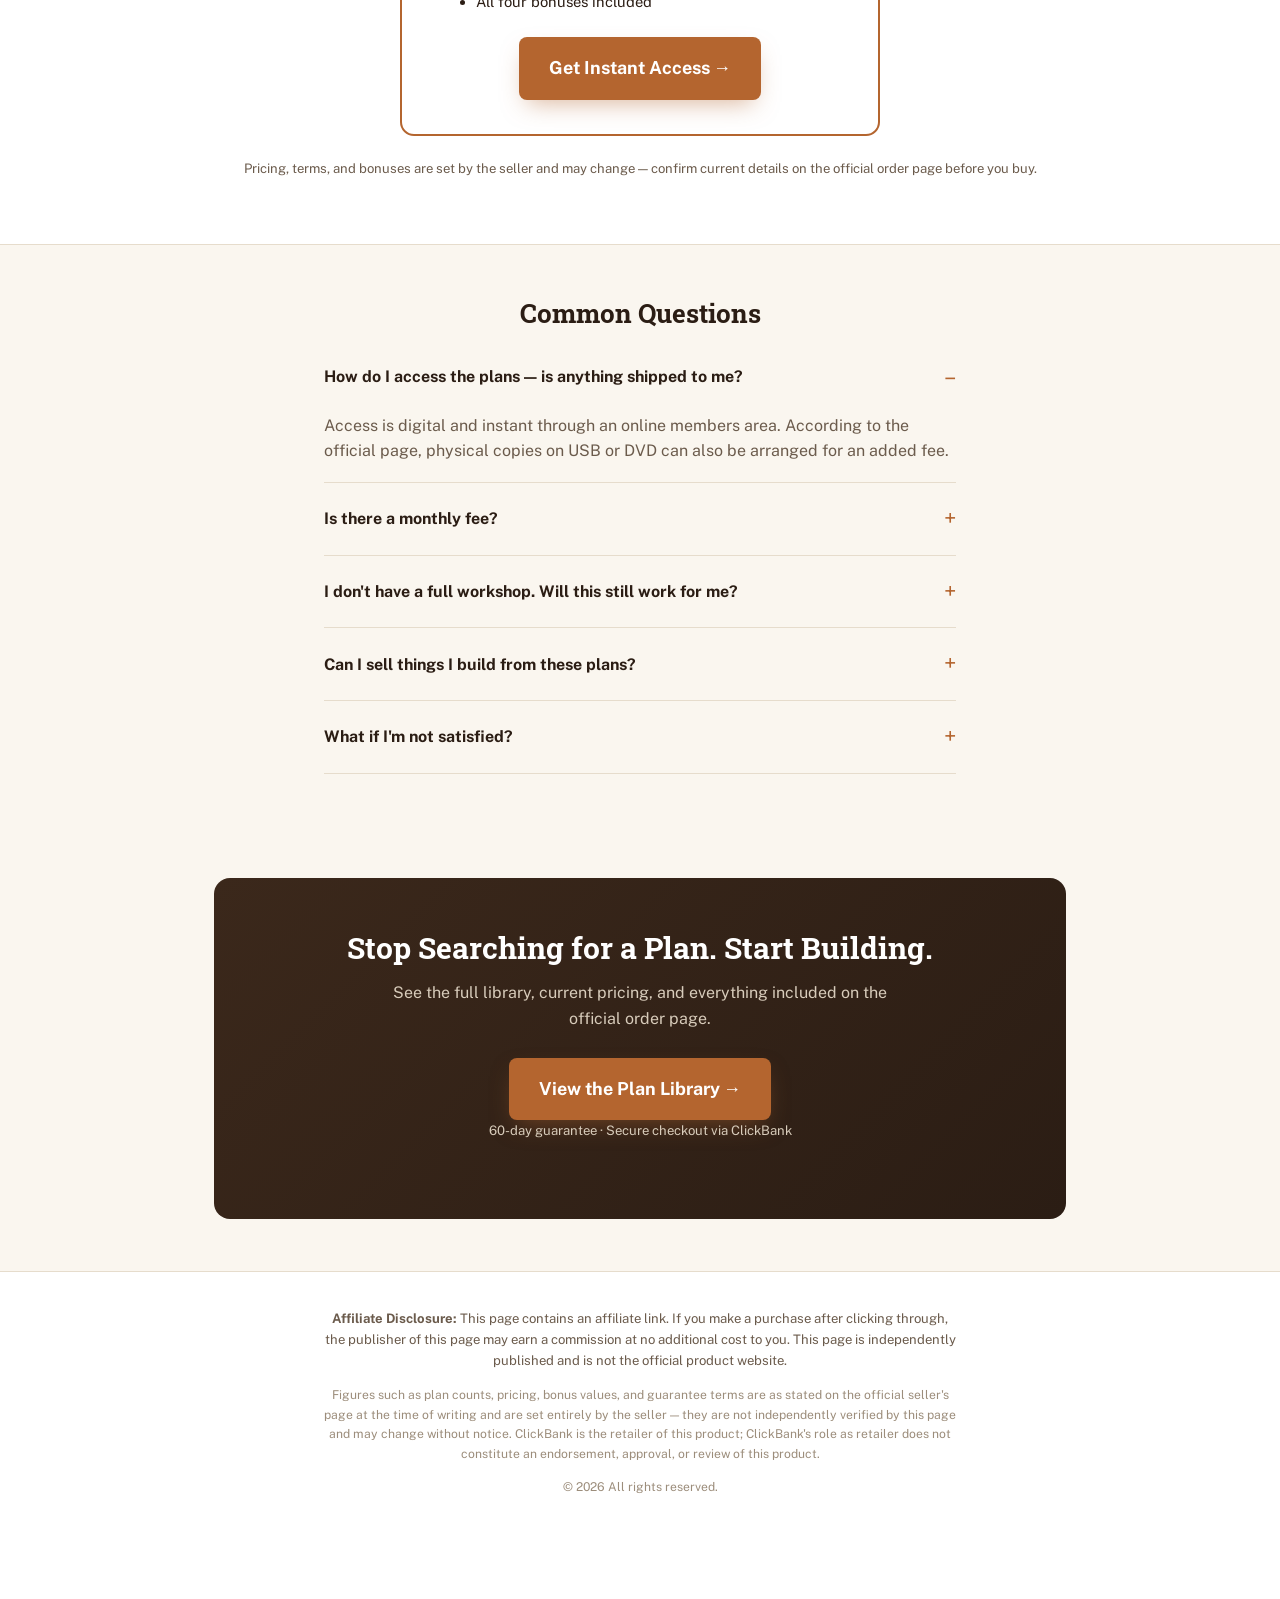
<file: tedwoodworking.html>
<!DOCTYPE html>
<html lang="en">
<head>
<meta charset="UTF-8">
<meta name="viewport" content="width=device-width, initial-scale=1.0">

<title>16,000 Woodworking Plans, Built &amp; Tested Before They're Published</title>
<meta name="description" content="A closer look at a 16,000-plan woodworking library where every plan is built and tested in a real workshop first — exact cut lists, searchable by project, and no recurring fees.">
<meta name="robots" content="index, follow">
<link rel="canonical" href="https://www.reviewwise.com/woodworking-plans-presell.html">

<link rel="preconnect" href="https://fonts.googleapis.com">
<link rel="preconnect" href="https://fonts.gstatic.com" crossorigin>
<link href="https://fonts.googleapis.com/css2?family=Public+Sans:wght@400;500;600;700;800&family=Roboto+Slab:wght@500;600;700&display=swap" rel="stylesheet">

<style>
:root{
  --ink:#2B1D14; --paper:#FAF6EF; --paper-raised:#FFFFFF;
  --wood:#B4652F; --wood-dark:#8F4E22;
  --green:#4C7A54; --green-dark:#3A5F41;
  --gold:#C9932E; --muted:#6B5B4C; --line:#E6DCCC;
  --font-serif:"Roboto Slab",Georgia,serif;
  --font-sans:"Public Sans",-apple-system,BlinkMacSystemFont,"Segoe UI",sans-serif;
}
*{box-sizing:border-box;}
body{margin:0;font-family:var(--font-sans);color:var(--ink);background:var(--paper);line-height:1.6;-webkit-font-smoothing:antialiased;}
img{max-width:100%;display:block;}
a{color:inherit;}
h1,h2,h3{font-family:var(--font-serif);font-weight:700;line-height:1.2;margin:0 0 .5em;}
p{margin:0 0 1em;}
.wrap{max-width:900px;margin:0 auto;padding:0 24px;}
.narrow{max-width:680px;margin:0 auto;}

.topbar{background:var(--ink);color:#E6D9C8;font-size:.78rem;text-align:center;padding:7px 16px;}

.mini-header{padding:18px 0;border-bottom:1px solid var(--line);background:var(--paper-raised);text-align:center;}
.mini-header .brand{font-family:var(--font-serif);font-weight:700;font-size:1.3rem;color:var(--wood-dark);}
.mini-header .brand span{color:var(--green-dark);}

.hero{background:linear-gradient(180deg,#F3E7D4 0%, var(--paper) 100%);padding:48px 0 40px;border-bottom:1px solid var(--line);}
.hero-grid{display:grid;grid-template-columns:1.05fr .95fr;gap:44px;align-items:center;}
.eyebrow{display:inline-block;font-size:.78rem;font-weight:700;color:var(--wood-dark);background:#F3E2CC;padding:5px 12px;border-radius:20px;text-transform:uppercase;letter-spacing:.04em;margin-bottom:16px;}
.hero h1{font-size:2.25rem;margin-bottom:16px;}
.hero-sub{font-size:1.1rem;color:var(--muted);margin-bottom:26px;max-width:54ch;}
.hero-media{border-radius:12px;overflow:hidden;border:1px solid var(--line);box-shadow:0 20px 40px -14px rgba(43,29,20,.25);}

.btn{display:inline-block;border:none;cursor:pointer;text-decoration:none;font-weight:700;border-radius:8px;text-align:center;font-family:var(--font-sans);}
.btn-cta{background:var(--wood);color:#fff;font-size:1.12rem;padding:17px 30px;box-shadow:0 10px 24px -8px rgba(180,101,47,.5);transition:transform .12s ease, background .15s ease;}
.btn-cta:hover{background:var(--wood-dark);transform:translateY(-1px);}
.cta-micro{font-size:.82rem;color:var(--muted);margin-top:12px;text-align:center;}

.trust-row{display:flex;flex-wrap:wrap;gap:10px 22px;margin-top:24px;}
.trust-row span{display:flex;align-items:center;gap:6px;font-size:.85rem;font-weight:600;color:var(--muted);}
.trust-row span::before{content:"✓";color:var(--green-dark);font-weight:800;}

section{padding:52px 0;}
.section-alt{background:var(--paper-raised);border-top:1px solid var(--line);border-bottom:1px solid var(--line);}
h2.section-title{font-size:1.65rem;text-align:center;margin-bottom:12px;}
.section-sub{text-align:center;color:var(--muted);max-width:58ch;margin:0 auto 36px;}

.story p{font-size:1.05rem;}
.pull-quote{font-family:var(--font-serif);font-size:1.25rem;color:var(--ink);border-left:4px solid var(--wood);padding:4px 0 4px 20px;margin:28px 0;font-style:italic;}

.feature-split{display:grid;grid-template-columns:.9fr 1.1fr;gap:40px;align-items:center;}
.feature-split.rev{grid-template-columns:1.1fr .9fr;}
.feature-split.rev .img-col{order:2;}
.feature-split img{border-radius:12px;border:1px solid var(--line);}

.feature-grid{display:grid;grid-template-columns:repeat(2,1fr);gap:20px;}
.feature-card{background:var(--paper-raised);border:1px solid var(--line);border-radius:10px;padding:24px;}
.feature-card h3{font-size:1.08rem;margin-bottom:8px;}
.feature-card p{font-size:.92rem;color:var(--muted);margin:0;}

.cat-grid{display:grid;grid-template-columns:repeat(5,1fr);gap:14px;}
.cat-card{background:var(--paper-raised);border:1px solid var(--line);border-radius:10px;padding:16px 10px;text-align:center;}
.cat-card .n{font-family:var(--font-serif);font-size:1.15rem;color:var(--wood-dark);}
.cat-card .label{font-size:.78rem;color:var(--muted);margin-top:2px;}

.bonus-grid{display:grid;grid-template-columns:repeat(2,1fr);gap:20px;}
.bonus-card{background:var(--paper-raised);border:1px solid var(--line);border-radius:10px;padding:22px;position:relative;}
.bonus-card .tag{display:inline-block;font-size:.72rem;font-weight:700;color:var(--green-dark);background:#E4EFE5;padding:3px 9px;border-radius:12px;margin-bottom:10px;}
.bonus-card h3{font-size:1.02rem;margin-bottom:6px;}
.bonus-card p{font-size:.88rem;color:var(--muted);margin:0 0 8px;}
.bonus-card .value{font-size:.82rem;font-weight:700;color:var(--wood-dark);}

.guarantee{background:var(--ink);color:#fff;border-radius:16px;padding:44px 36px;text-align:center;}
.guarantee .badge{width:64px;height:64px;border-radius:50%;background:var(--green);display:flex;align-items:center;justify-content:center;margin:0 auto 18px;font-size:1.6rem;}
.guarantee h2{color:#fff;font-size:1.45rem;}
.guarantee p{color:#D8CCBB;max-width:56ch;margin:0 auto;}

.price-card{background:var(--paper-raised);border:2px solid var(--wood);border-radius:14px;padding:34px;max-width:480px;margin:0 auto;text-align:center;}
.price-card .was{font-size:.95rem;color:var(--muted);text-decoration:line-through;}
.price-card .amount{font-family:var(--font-serif);font-size:2.6rem;color:var(--ink);margin:4px 0 6px;}
.price-card .per{font-size:.85rem;color:var(--muted);margin-bottom:20px;}
.value-list{text-align:left;font-size:.92rem;margin-bottom:24px;}
.value-list li{margin-bottom:8px;}
.price-note{text-align:center;font-size:.82rem;color:var(--muted);margin-top:22px;}

.faq-item{border-bottom:1px solid var(--line);}
.faq-item summary{cursor:pointer;padding:18px 0;font-weight:700;font-size:1rem;list-style:none;display:flex;justify-content:space-between;align-items:center;}
.faq-item summary::-webkit-details-marker{display:none;}
.faq-item summary::after{content:"+";font-size:1.4rem;color:var(--wood);font-weight:400;flex-shrink:0;margin-left:16px;}
.faq-item[open] summary::after{content:"–";}
.faq-item p{padding-bottom:18px;color:var(--muted);margin:0;}

.final-cta{background:linear-gradient(135deg,#3B281B,#2B1D14);color:#fff;text-align:center;border-radius:16px;padding:52px 32px;}
.final-cta h2{color:#fff;font-size:1.85rem;}
.final-cta p{color:#D8CCBB;max-width:52ch;margin:0 auto 26px;}

.presell-footer{background:var(--paper-raised);border-top:1px solid var(--line);padding:36px 0 90px;font-size:.82rem;color:var(--muted);}
.presell-footer .disclosure-block{max-width:680px;margin:0 auto;text-align:center;}
.presell-footer .fine{margin-top:14px;font-size:.76rem;color:#9C8D7B;}

.sticky-cta{position:fixed;left:0;right:0;bottom:0;background:#fff;border-top:1px solid var(--line);padding:12px 16px;box-shadow:0 -8px 24px rgba(43,29,20,.15);display:none;z-index:80;transform:translateY(100%);transition:transform .25s ease;}
.sticky-cta.is-visible{transform:translateY(0);}
.sticky-cta .btn-cta{width:100%;padding:14px;font-size:1rem;}

@media (max-width:860px){
  .hero-grid{grid-template-columns:1fr;}
  .hero-media{order:-1;}
  .feature-split, .feature-split.rev{grid-template-columns:1fr;}
  .feature-split .img-col, .feature-split.rev .img-col{order:-1;}
  .feature-split img{max-width:420px;margin:0 auto;}
  .feature-grid{grid-template-columns:1fr;}
  .cat-grid{grid-template-columns:repeat(3,1fr);}
  .bonus-grid{grid-template-columns:1fr;}
}
@media (max-width:560px){
  .hero h1{font-size:1.6rem;}
  h2.section-title{font-size:1.35rem;}
  .cat-grid{grid-template-columns:repeat(2,1fr);}
  .sticky-cta{display:block;}
  .presell-footer{padding-bottom:100px;}
  .guarantee, .final-cta{padding:34px 20px;}
  .price-card{padding:26px 20px;}
}
</style>
</head>
<body>

<div class="topbar">Advertisement — This page contains affiliate links and is not the official product site</div>

<header class="mini-header">
  <div class="wrap"><span class="brand">Workshop<span>Wise</span></span></div>
</header>

<!-- HERO -->
<section class="hero">
  <div class="wrap hero-grid">
    <div>
      <span class="eyebrow">For Woodworkers Tired of Bad Plans</span>
      <h1>The Weekend Project That Actually Turns Out Right — The First Time</h1>
      <p class="hero-sub">A 16,000-plan woodworking library where every single plan is built and tested in a real workshop before it's published — exact cut lists, real measurements, no guessing at step six.</p>
      <a class="btn btn-cta" id="ctaHero" href="https://8fc3dao41ekr9sesfax9szxrdm.hop.clickbank.net/?&amp;traffic_source=google-ads&amp;campaign=ted&amp;ad=ted-anuncio1" target="_self" rel="sponsored noopener">See the Full Plan Library &rarr;</a>
      <p class="cta-micro">One-time payment · 60-day money-back guarantee</p>
      <div class="trust-row">
        <span>16,000+ Plans</span>
        <span>Built &amp; Tested First</span>
        <span>Searchable Library</span>
        <span>No Monthly Fees</span>
      </div>
    </div>
    <div class="hero-media">
      <img src="assets/wood-hero-family.jpg" alt="Father and daughter building a wooden toy chest together in a backyard workshop" width="757" height="372">
    </div>
  </div>
</section>

<!-- STORY / PROBLEM -->
<section>
  <div class="wrap narrow story">
    <h2 class="section-title">You Can Picture the Finished Piece. That's Never Been the Problem.</h2>
    <p>You know the deck you want to build out back. The dining table your family would actually gather around. The workbench that finally gets the garage under control.</p>
    <p>What gets in the way isn't skill. It's the plan. You find one that looks professional — clean layout, decent photos — buy the lumber, clear your Saturday, and get started. Then around step five, something doesn't line up. A measurement that's close but not quite right. A step that jumps from "cut the side panels" to "attach the face frame" with nothing in between.</p>
    <p class="pull-quote">A plan that looks complete and a plan that actually works are two very different things.</p>
    <p>Most plan collections are built by people who can draw a nice diagram, not by people who've actually stood at a table saw and followed their own instructions from start to finish.</p>
  </div>
</section>

<!-- SOLUTION -->
<section class="section-alt">
  <div class="wrap feature-split">
    <div class="img-col">
      <img src="assets/wood-plans-bench.jpg" alt="Detailed woodworking plan drawings next to a finished storage bench on a patio" width="779" height="373">
    </div>
    <div>
      <h2>Every Plan Is Built Before It's Published</h2>
      <p>This library exists because one plan, decades ago, sent a workshop class off the rails — measurements that didn't match real lumber dimensions, and a student who'd already cut his side panels wrong because of it.</p>
      <p>Since then, the process has stayed the same: draft it, build it, test every joint, verify every measurement — and if a step is confusing, rewrite it before anyone else sees it. That's grown into a team that builds and tests roughly five new plans a week, every week, for over two decades.</p>
      <p>The mistakes get caught in their workshop. Not in yours.</p>
    </div>
  </div>
</section>

<!-- FEATURES -->
<section>
  <div class="wrap">
    <h2 class="section-title">What Makes These Plans Different</h2>
    <p class="section-sub">This isn't a zip file full of scanned diagrams. It's an organized, searchable library.</p>
    <div class="feature-grid">
      <div class="feature-card">
        <h3>Complete, Not Draft</h3>
        <p>Step-by-step instructions, exact cut lists, full materials lists, and multi-angle schematics for every project — not a rough sketch with a parts list.</p>
      </div>
      <div class="feature-card">
        <h3>Buy Exactly What You Need</h3>
        <p>Cutting and materials lists are precise enough that you shop once — no extra trips to the lumber yard, no wasted wood from a bad estimate.</p>
      </div>
      <div class="feature-card">
        <h3>Find a Plan in Minutes</h3>
        <p>Search by keyword, filter by category or difficulty, and browse 100+ categories instead of digging through a folder of files.</p>
      </div>
      <div class="feature-card">
        <h3>Works With a Basic Shop</h3>
        <p>Most plans call for a table saw, a drill, clamps, and a sander — not a $5,000 tool list. Plans for bigger shops exist too, if you want the challenge.</p>
      </div>
    </div>
  </div>
</section>

<!-- CATEGORIES -->
<section class="section-alt">
  <div class="wrap">
    <h2 class="section-title">Browse by Category</h2>
    <p class="section-sub">A partial breakdown of what's inside the library, according to the official page.</p>
    <div class="cat-grid">
      <div class="cat-card"><div class="n">2,650+</div><div class="label">Furniture</div></div>
      <div class="cat-card"><div class="n">2,150+</div><div class="label">Outdoor &amp; Garden</div></div>
      <div class="cat-card"><div class="n">1,850+</div><div class="label">Workshop &amp; Tools</div></div>
      <div class="cat-card"><div class="n">1,700+</div><div class="label">Buildings &amp; Shelters</div></div>
      <div class="cat-card"><div class="n">1,650+</div><div class="label">Home Decor</div></div>
      <div class="cat-card"><div class="n">1,500+</div><div class="label">Specialty &amp; More</div></div>
      <div class="cat-card"><div class="n">1,400+</div><div class="label">Storage &amp; Organization</div></div>
      <div class="cat-card"><div class="n">1,250+</div><div class="label">Kitchen &amp; Dining</div></div>
      <div class="cat-card"><div class="n">1,100+</div><div class="label">Kids &amp; Recreation</div></div>
      <div class="cat-card"><div class="n">800+</div><div class="label">Animal &amp; Pet</div></div>
    </div>
  </div>
</section>

<!-- DETAIL IMAGE + COPY -->
<section>
  <div class="wrap feature-split rev">
    <div class="img-col">
      <img src="assets/wood-blueprint-detail.jpg" alt="Detailed woodworking blueprint schematics for a chair and table project" width="318" height="521">
    </div>
    <div>
      <h2>Real Schematics, Not Just a Finished Photo</h2>
      <p>Every plan includes exploded-view diagrams, section details, and dimensioned drawings — the kind of detail that shows you how a joint actually goes together, not just what it looks like once it's done.</p>
      <p>Whether you've never picked up a saw or you've been building for thirty years, the instructions are written to follow step by step, not to interpret.</p>
    </div>
  </div>
</section>

<!-- BONUSES -->
<section class="section-alt">
  <div class="wrap">
    <h2 class="section-title">What Comes With the Library</h2>
    <p class="section-sub">According to the official offer page, these are included at no extra cost.</p>
    <div class="bonus-grid">
      <div class="bonus-card">
        <span class="tag">Bonus</span>
        <h3>DWG/CAD Plan Viewer</h3>
        <p>Software to open, adjust, and resize any plan to fit your specific space.</p>
        <div class="value">Listed value: $47</div>
      </div>
      <div class="bonus-card">
        <span class="tag">Bonus</span>
        <h3>150 Premium Videos</h3>
        <p>Step-by-step video instruction covering joinery basics through advanced technique.</p>
        <div class="value">Listed value: $77</div>
      </div>
      <div class="bonus-card">
        <span class="tag">Bonus</span>
        <h3>Woodworking Business Guide</h3>
        <p>A guide on selling what you build — pricing, sourcing, and getting your first jobs.</p>
        <div class="value">Listed value: $27</div>
      </div>
      <div class="bonus-card">
        <span class="tag">Bonus</span>
        <h3>Complete Woodworking Guides</h3>
        <p>200+ pages covering hand tools through dovetail joints for anyone starting out.</p>
        <div class="value">Listed value: $39</div>
      </div>
    </div>
  </div>
</section>

<!-- GUARANTEE -->
<section>
  <div class="wrap">
    <div class="guarantee">
      <div class="badge">🛡️</div>
      <h2>60-Day Money-Back Guarantee</h2>
      <p>The official offer includes a 60-day, no-questions-asked refund window — plenty of time to actually build something before deciding whether it's for you.</p>
    </div>
  </div>
</section>

<!-- PRICING -->
<section class="section-alt">
  <div class="wrap">
    <h2 class="section-title">Pricing</h2>
    <div class="price-card">
      <div class="was">Standard access is billed monthly elsewhere</div>
      <div class="amount">$67</div>
      <div class="per">one-time payment · lifetime access, per the official offer</div>
      <ul class="value-list">
        <li>Instant access to the full plan library</li>
        <li>Searchable, filterable members area</li>
        <li>New plans added monthly at no extra cost</li>
        <li>Option to request a custom plan</li>
        <li>All four bonuses included</li>
      </ul>
      <a class="btn btn-cta" href="https://8fc3dao41ekr9sesfax9szxrdm.hop.clickbank.net/?&amp;traffic_source=google-ads&amp;campaign=ted&amp;ad=ted-anuncio1" target="_blank" rel="sponsored noopener">Get Instant Access &rarr;</a>
    </div>
    <p class="price-note">Pricing, terms, and bonuses are set by the seller and may change — confirm current details on the official order page before you buy.</p>
  </div>
</section>

<!-- FAQ -->
<section>
  <div class="wrap narrow">
    <h2 class="section-title">Common Questions</h2>
    <details class="faq-item" open>
      <summary>How do I access the plans — is anything shipped to me?</summary>
      <p>Access is digital and instant through an online members area. According to the official page, physical copies on USB or DVD can also be arranged for an added fee.</p>
    </details>
    <details class="faq-item">
      <summary>Is there a monthly fee?</summary>
      <p>The current one-time option is a single payment with no recurring charge, per the official offer page. The seller notes this pricing structure may not stay available indefinitely.</p>
    </details>
    <details class="faq-item">
      <summary>I don't have a full workshop. Will this still work for me?</summary>
      <p>Most plans are designed around a basic setup — a table saw, drill, clamps, and a sander. Plans for larger shops and more advanced tools are included as well.</p>
    </details>
    <details class="faq-item">
      <summary>Can I sell things I build from these plans?</summary>
      <p>According to the official page, yes — buyers are permitted to sell projects built from the plans.</p>
    </details>
    <details class="faq-item">
      <summary>What if I'm not satisfied?</summary>
      <p>The offer includes a 60-day money-back guarantee directly from the seller, handled through their support contact.</p>
    </details>
  </div>
</section>

<!-- FINAL CTA -->
<section>
  <div class="wrap">
    <div class="final-cta">
      <h2>Stop Searching for a Plan. Start Building.</h2>
      <p>See the full library, current pricing, and everything included on the official order page.</p>
      <a class="btn btn-cta" href="https://8fc3dao41ekr9sesfax9szxrdm.hop.clickbank.net/?&amp;traffic_source=google-ads&amp;campaign=ted&amp;ad=ted-anuncio1" target="_blank" rel="sponsored noopener">View the Plan Library &rarr;</a>
      <p class="cta-micro" style="color:#D8CCBB;">60-day guarantee · Secure checkout via ClickBank</p>
    </div>
  </div>
</section>

<footer class="presell-footer">
  <div class="wrap disclosure-block">
    <p><strong>Affiliate Disclosure:</strong> This page contains an affiliate link. If you make a purchase after clicking through, the publisher of this page may earn a commission at no additional cost to you. This page is independently published and is not the official product website.</p>
    <p class="fine">Figures such as plan counts, pricing, bonus values, and guarantee terms are as stated on the official seller's page at the time of writing and are set entirely by the seller — they are not independently verified by this page and may change without notice. ClickBank is the retailer of this product; ClickBank's role as retailer does not constitute an endorsement, approval, or review of this product.</p>
    <p class="fine">© <span id="year"></span> All rights reserved.</p>
  </div>
</footer>

<div class="sticky-cta" id="stickyCta">
  <a class="btn btn-cta" href="https://8fc3dao41ekr9sesfax9szxrdm.hop.clickbank.net/?&amp;traffic_source=google-ads&amp;campaign=ted&amp;ad=ted-anuncio1" target="_blank" rel="sponsored noopener">Get Instant Access &rarr;</a>
</div>

<script>
document.getElementById('year').textContent = new Date().getFullYear();
var hero = document.querySelector('.hero');
var stickyCta = document.getElementById('stickyCta');
if (hero && stickyCta) {
  var observer = new IntersectionObserver(function(entries){
    entries.forEach(function(entry){
      stickyCta.classList.toggle('is-visible', !entry.isIntersecting);
    });
  }, { threshold: 0 });
  observer.observe(hero);
}
</script>

</body>
</html>
</file>
